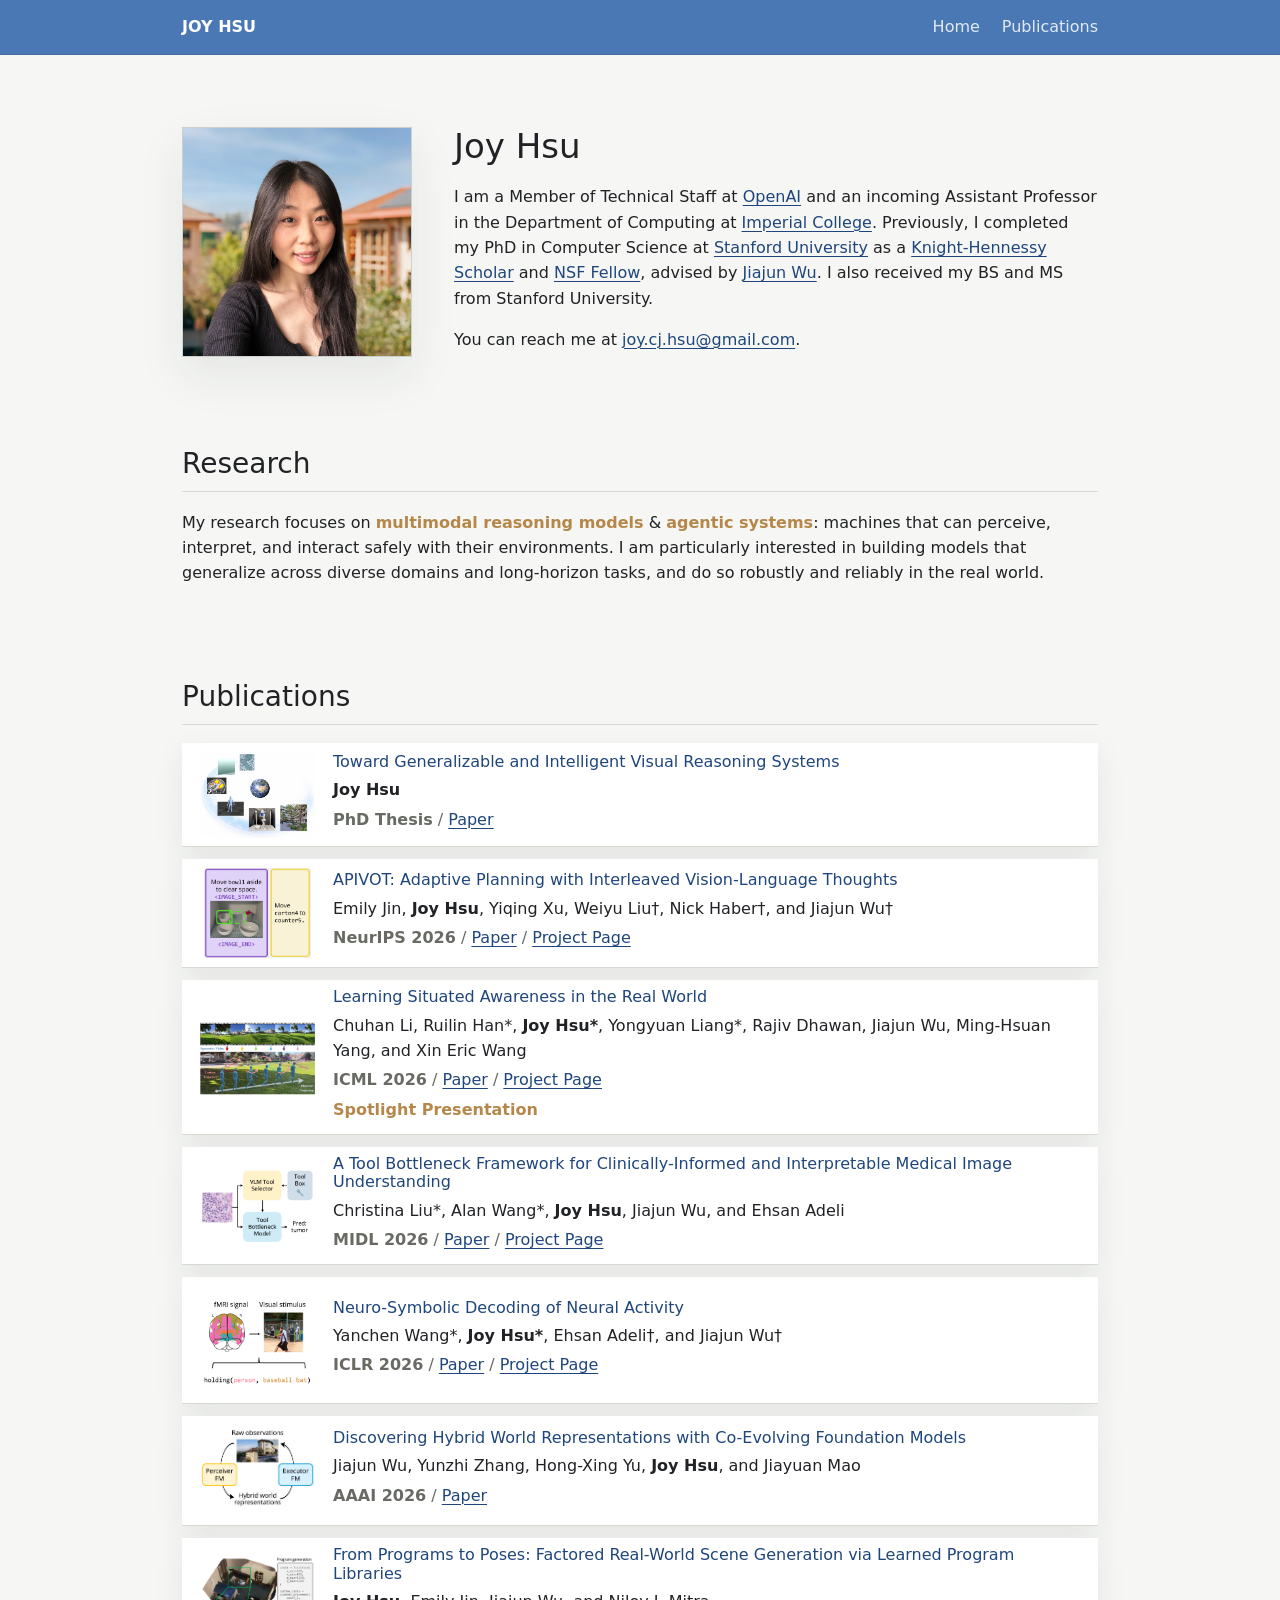
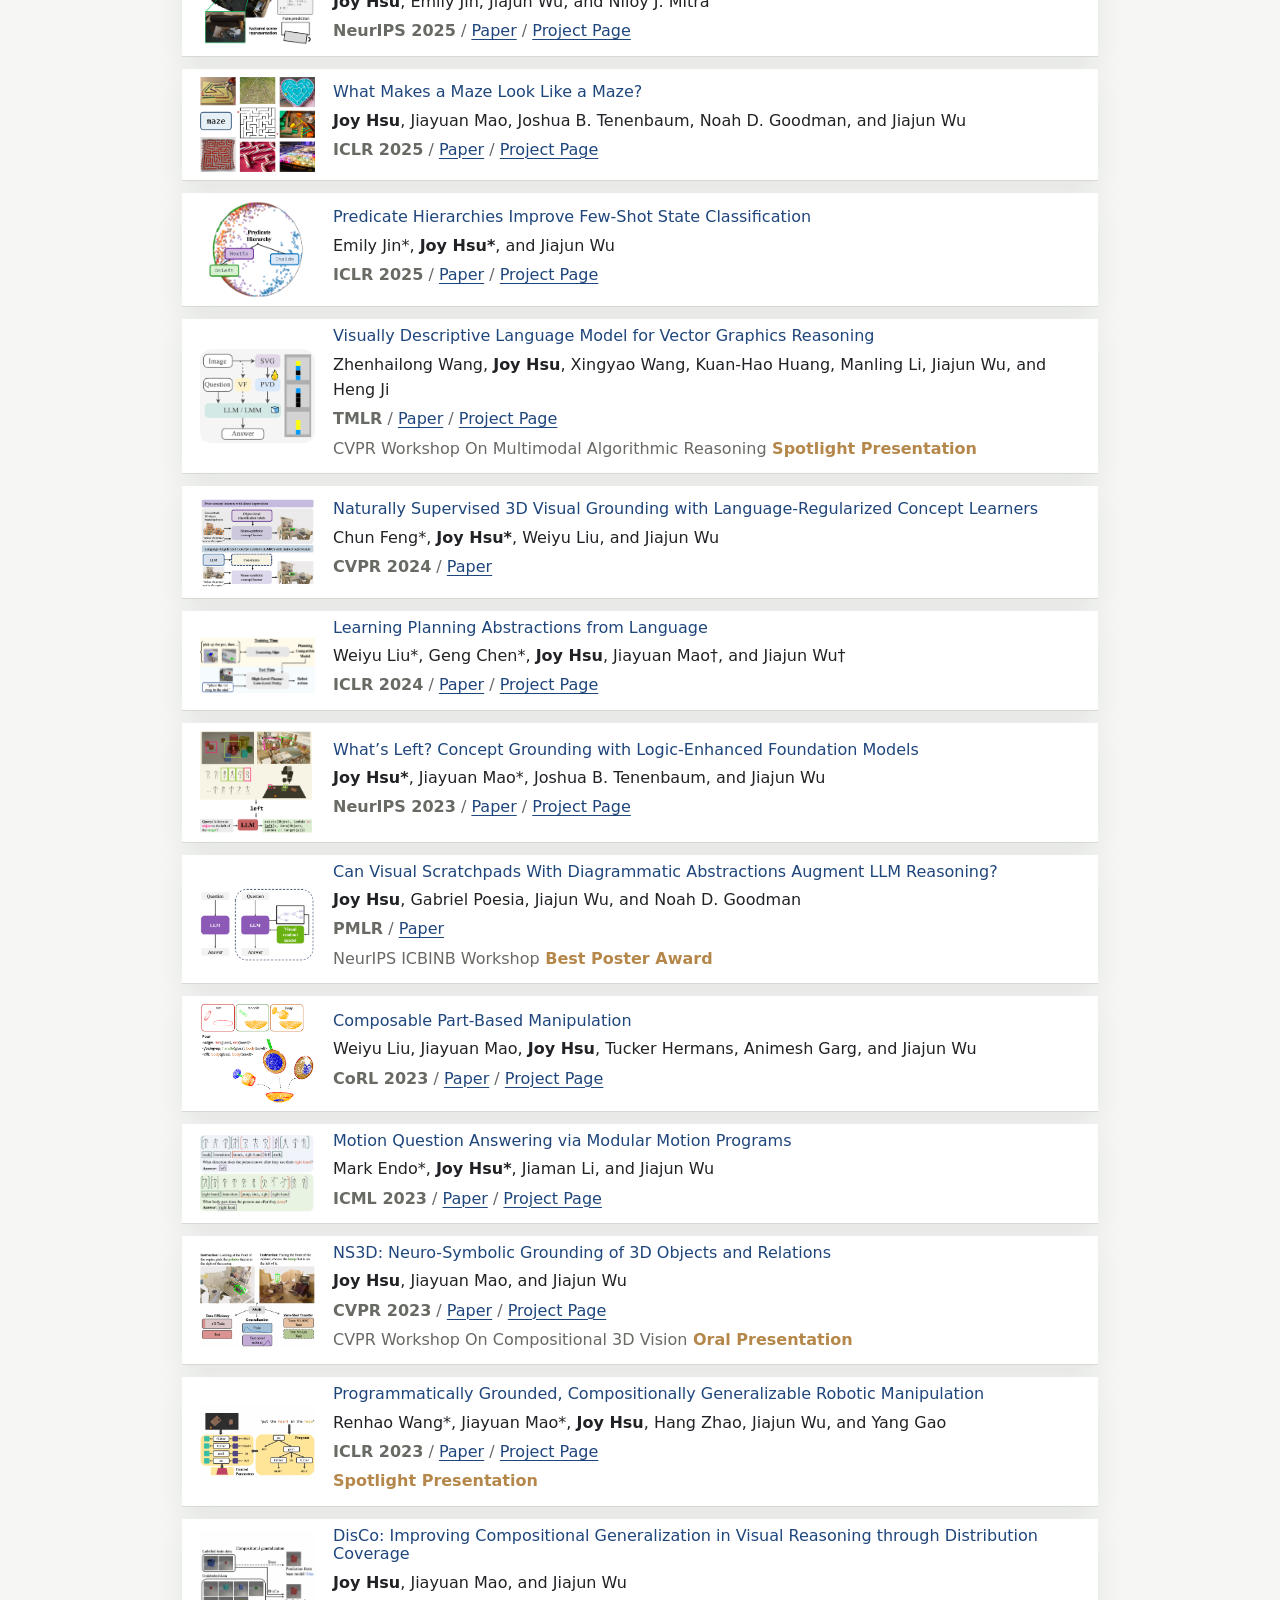
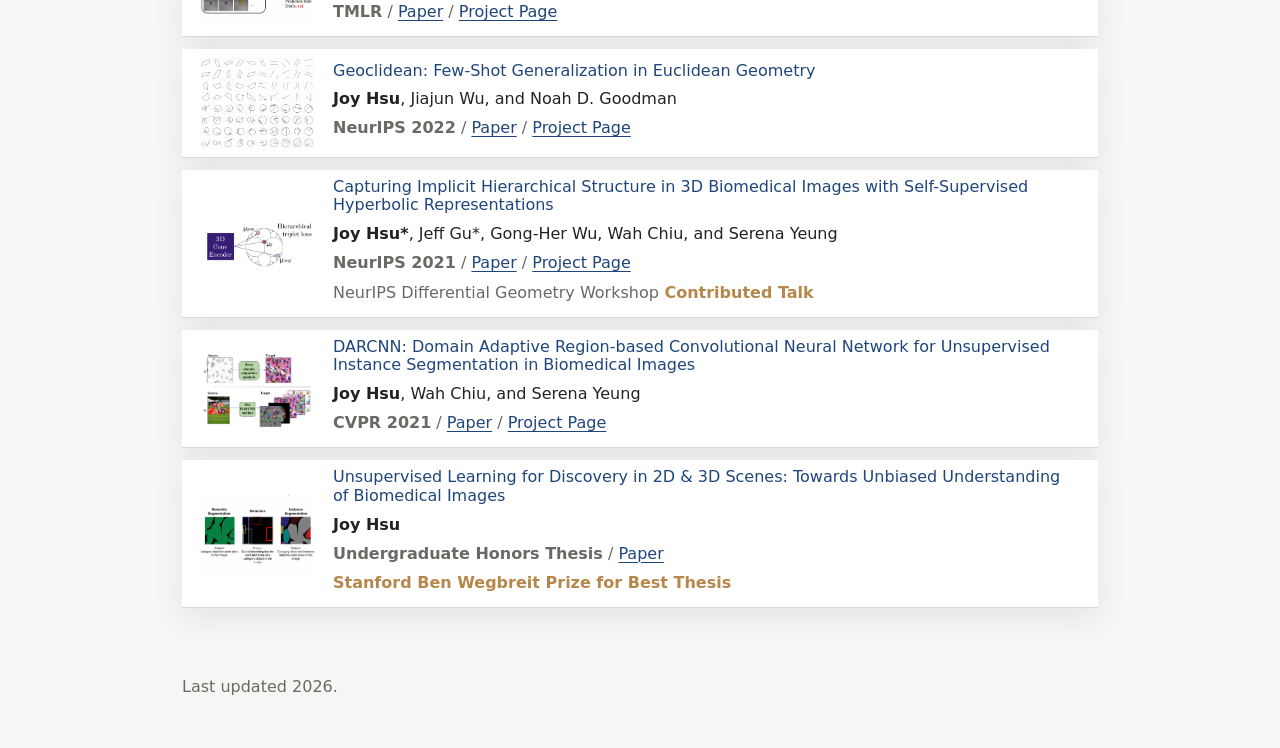
<file: index.html>
<!doctype html>
<html lang="en">
  <head>
    <meta charset="utf-8" />
    <meta name="viewport" content="width=device-width, initial-scale=1" />
    <title>Joy Hsu</title>
    <meta
      name="description"
      content="Academic website skeleton for Joy Hsu."
    />
    <!-- Google tag (gtag.js) -->
    <script async src="https://www.googletagmanager.com/gtag/js?id=G-S81GR118Z1"></script>
    <script>
      window.dataLayer = window.dataLayer || [];
      function gtag() {
        dataLayer.push(arguments);
      }
      gtag("js", new Date());
      gtag("config", "G-S81GR118Z1");
    </script>
    <link rel="stylesheet" href="styles.css" />
  </head>
  <body>
    <header class="site-header">
      <div class="header-inner">
        <a class="wordmark" href="#home">Joy Hsu</a>
        <nav class="nav" aria-label="Primary navigation">
          <a href="#home">Home</a>
          <a href="#publications">Publications</a>
        </nav>
      </div>
    </header>

    <main>
      <section id="home" class="section home-grid">
        <img class="portrait" src="assets/img/profile.jpg" alt="Joy Hsu" />

        <div class="intro">
          <h1>Joy Hsu</h1>
          <p>
            I am a Member of Technical Staff at
            <a href="https://openai.com/" target="_blank" rel="noopener noreferrer">OpenAI</a>
            and an incoming
            Assistant Professor in the Department of Computing at
            <a href="https://www.imperial.ac.uk/computing/" target="_blank" rel="noopener noreferrer">Imperial College</a>.
            Previously, I completed my PhD in Computer Science at
            <a href="https://www.cs.stanford.edu/" target="_blank" rel="noopener noreferrer">Stanford University</a>
            as a
            <a href="https://knight-hennessy.stanford.edu/" target="_blank" rel="noopener noreferrer">Knight-Hennessy Scholar</a>
            and
            <a href="https://www.nsfgrfp.org/" target="_blank" rel="noopener noreferrer">NSF Fellow</a>,
            advised by
            <a href="https://jiajunwu.com/" target="_blank" rel="noopener noreferrer">Jiajun Wu</a>.
            I also received my BS and MS from Stanford University.
          </p>
          <p>
            You can reach me at
            <a href="mailto:joy.cj.hsu@gmail.com">joy.cj.hsu@gmail.com</a>.
          </p>
        </div>
      </section>

      <section class="section text-section" aria-labelledby="research-heading">
        <h2 id="research-heading">Research</h2>
        <p>
          My research focuses on
          <span class="highlight">multimodal reasoning models</span> &amp;
          <span class="highlight">agentic systems</span>:
          machines that can perceive, interpret, and interact safely with their
          environments. I am particularly interested in building models that
          generalize across diverse domains and long-horizon tasks, and do so
          robustly and reliably in the real world.
        </p>
      </section>

      <section id="publications" class="section publications" aria-labelledby="publications-heading">
        <div class="section-heading">
          <h2 id="publications-heading">Publications</h2>
          <!-- Remove `hidden` to restore the publication view controls. -->
          <p class="publication-filters" hidden>
            <button class="filter" type="button" data-mode="selected">
              show selected
            </button>
            <span>/</span>
            <button class="filter is-active" type="button" data-mode="all">
              show all
            </button>
            <span>/</span>
            <button class="filter" type="button" data-mode="topic">
              by topic
            </button>
          </p>
        </div>

        <div class="topic-controls" aria-label="Publication topics">
          <button class="topic is-active" type="button" data-topic="hybrid">Hybrid Models</button>
          <button class="topic" type="button" data-topic="perception">Multimodal Perception</button>
          <button class="topic" type="button" data-topic="generalizable">Generalizable Visual Reasoning</button>
          <button class="topic" type="button" data-topic="embodied">Embodied AI</button>
        </div>

        <div class="pub-list" aria-live="polite">
          <article class="pub" data-selected="false" data-year="2026" data-topic="generalizable">
            <img class="thumb pub-image" src="assets/img/publications/2026_phd_thesis.png" alt="PhD thesis thumbnail" />
            <div class="pub-body">
              <h3><span class="pub-title">Toward Generalizable and Intelligent Visual Reasoning Systems</span></h3>
              <p class="authors"><strong>Joy Hsu</strong></p>
              <p class="venue"><strong>PhD Thesis</strong> / <a href="https://stacks.stanford.edu/file/yq194dx1901/JoyHsu_Dissertation-augmented.pdf" target="_blank" rel="noopener noreferrer">Paper</a></p>
            </div>
          </article>

          <article class="pub" data-selected="false" data-year="2026" data-topic="hybrid">
            <img class="thumb pub-image" src="assets/img/publications/2026_apivot.png" alt="APIVOT paper thumbnail" />
            <div class="pub-body">
              <h3><span class="pub-title">APIVOT: Adaptive Planning with Interleaved Vision-Language Thoughts</span></h3>
              <p class="authors">Emily Jin, <strong>Joy Hsu</strong>, Yiqing Xu, Weiyu Liu&dagger;, Nick Haber&dagger;, and Jiajun Wu&dagger;</p>
              <p class="venue"><strong>NeurIPS 2026</strong> / <a href="https://arxiv.org/abs/2607.08024" target="_blank" rel="noopener noreferrer">Paper</a> / <a href="https://emilyzjin.github.io/projects/apivot.html" target="_blank" rel="noopener noreferrer">Project Page</a></p>
            </div>
          </article>

          <article class="pub" data-selected="false" data-year="2026" data-topic="perception">
            <img class="thumb pub-image" src="assets/img/publications/2026_saw.png" alt="Learning Situated Awareness paper thumbnail" />
            <div class="pub-body">
              <h3><span class="pub-title">Learning Situated Awareness in the Real World</span></h3>
              <p class="authors">Chuhan Li, Ruilin Han*, <strong>Joy Hsu*</strong>, Yongyuan Liang*, Rajiv Dhawan, Jiajun Wu, Ming-Hsuan Yang, and Xin Eric Wang</p>
              <p class="venue"><strong>ICML 2026</strong> / <a href="https://arxiv.org/abs/2602.16682" target="_blank" rel="noopener noreferrer">Paper</a> / <a href="https://sawbench.github.io/" target="_blank" rel="noopener noreferrer">Project Page</a></p>
              <p class="note">Spotlight Presentation</p>
            </div>
          </article>

          <article class="pub" data-selected="false" data-year="2026" data-topic="perception">
            <img class="thumb pub-image" src="assets/img/publications/2026_tbm.png" alt="Tool Bottleneck paper thumbnail" />
            <div class="pub-body">
              <h3><span class="pub-title">A Tool Bottleneck Framework for Clinically-Informed and Interpretable Medical Image Understanding</span></h3>
              <p class="authors">Christina Liu*, Alan Wang*, <strong>Joy Hsu</strong>, Jiajun Wu, and Ehsan Adeli</p>
              <p class="venue"><strong>MIDL 2026</strong> / <a href="https://arxiv.org/abs/2512.21414" target="_blank" rel="noopener noreferrer">Paper</a> / <a href="https://christinaliu2020.github.io/tbm/" target="_blank" rel="noopener noreferrer">Project Page</a></p>
            </div>
          </article>

          <article class="pub" data-selected="false" data-year="2026" data-topic="perception">
            <img class="thumb pub-image" src="assets/img/publications/2026_neurona.png" alt="Neuro-Symbolic Decoding of Neural Activity paper thumbnail" />
            <div class="pub-body">
              <h3><span class="pub-title">Neuro-Symbolic Decoding of Neural Activity</span></h3>
              <p class="authors">Yanchen Wang*, <strong>Joy Hsu*</strong>, Ehsan Adeli&dagger;, and Jiajun Wu&dagger;</p>
              <p class="venue"><strong>ICLR 2026</strong> / <a href="https://arxiv.org/abs/2603.03343" target="_blank" rel="noopener noreferrer">Paper</a> / <a href="https://ppwangyc.github.io/projects/neurona/" target="_blank" rel="noopener noreferrer">Project Page</a></p>
            </div>
          </article>

          <article class="pub" data-selected="true" data-year="2026" data-topic="hybrid">
            <img class="thumb pub-image" src="assets/img/publications/2026_hwr.png" alt="Hybrid world representations paper thumbnail" />
            <div class="pub-body">
              <h3><span class="pub-title">Discovering Hybrid World Representations with Co-Evolving Foundation Models</span></h3>
              <p class="authors">Jiajun Wu, Yunzhi Zhang, Hong-Xing Yu, <strong>Joy Hsu</strong>, and Jiayuan Mao</p>
              <p class="venue"><strong>AAAI 2026</strong> / <a href="https://jiajunwu.com/papers/hybridworldrep_aaaieta.pdf" target="_blank" rel="noopener noreferrer">Paper</a></p>
            </div>
          </article>

          <article class="pub" data-selected="false" data-year="2025" data-topic="hybrid">
            <img class="thumb pub-image" src="assets/img/publications/2025_fs.png" alt="Factored real-world scene generation paper thumbnail" />
            <div class="pub-body">
              <h3><span class="pub-title">From Programs to Poses: Factored Real-World Scene Generation via Learned Program Libraries</span></h3>
              <p class="authors"><strong>Joy Hsu</strong>, Emily Jin, Jiajun Wu, and Niloy J. Mitra</p>
              <p class="venue"><strong>NeurIPS 2025</strong> / <a href="https://arxiv.org/abs/2510.10292" target="_blank" rel="noopener noreferrer">Paper</a> / <a href="projects/2025_fs.html" target="_blank" rel="noopener noreferrer">Project Page</a></p>
            </div>
          </article>

          <article class="pub" data-selected="true" data-year="2025" data-topic="generalizable">
            <img class="thumb pub-image" src="assets/img/publications/2025_maze.png" alt="Maze abstractions paper thumbnail" />
            <div class="pub-body">
              <h3><span class="pub-title">What Makes a Maze Look Like a Maze?</span></h3>
              <p class="authors"><strong>Joy Hsu</strong>, Jiayuan Mao, Joshua B. Tenenbaum, Noah D. Goodman, and Jiajun Wu</p>
              <p class="venue"><strong>ICLR 2025</strong> / <a href="https://arxiv.org/abs/2409.08202" target="_blank" rel="noopener noreferrer">Paper</a> / <a href="projects/2025_maze.html" target="_blank" rel="noopener noreferrer">Project Page</a></p>
            </div>
          </article>

          <article class="pub" data-selected="false" data-year="2025" data-topic="generalizable">
            <img class="thumb pub-image" src="assets/img/publications/2025_phier.png" alt="Predicate Hierarchies paper thumbnail" />
            <div class="pub-body">
              <h3><span class="pub-title">Predicate Hierarchies Improve Few-Shot State Classification</span></h3>
              <p class="authors">Emily Jin*, <strong>Joy Hsu*</strong>, and Jiajun Wu</p>
              <p class="venue"><strong>ICLR 2025</strong> / <a href="https://arxiv.org/abs/2502.12481" target="_blank" rel="noopener noreferrer">Paper</a> / <a href="https://emilyzjin.github.io/projects/phier.html" target="_blank" rel="noopener noreferrer">Project Page</a></p>
            </div>
          </article>

          <article class="pub" data-selected="false" data-year="2025" data-topic="hybrid">
            <img class="thumb pub-image" src="assets/img/publications/2025_vdlm.png" alt="VDLM paper thumbnail" />
            <div class="pub-body">
              <h3><span class="pub-title">Visually Descriptive Language Model for Vector Graphics Reasoning</span></h3>
              <p class="authors">Zhenhailong Wang, <strong>Joy Hsu</strong>, Xingyao Wang, Kuan-Hao Huang, Manling Li, Jiajun Wu, and Heng Ji</p>
              <p class="venue"><strong>TMLR</strong> / <a href="https://arxiv.org/abs/2404.06479" target="_blank" rel="noopener noreferrer">Paper</a> / <a href="https://mikewangwzhl.github.io/VDLM/" target="_blank" rel="noopener noreferrer">Project Page</a></p>
              <p class="note"><span class="note-context">CVPR Workshop On Multimodal Algorithmic Reasoning</span> <span>Spotlight Presentation</span></p>
            </div>
          </article>

          <article class="pub" data-selected="false" data-year="2024" data-topic="hybrid">
            <img class="thumb pub-image" src="assets/img/publications/2024_larc.png" alt="LARC paper thumbnail" />
            <div class="pub-body">
              <h3><span class="pub-title">Naturally Supervised 3D Visual Grounding with Language-Regularized Concept Learners</span></h3>
              <p class="authors">Chun Feng*, <strong>Joy Hsu*</strong>, Weiyu Liu, and Jiajun Wu</p>
              <p class="venue"><strong>CVPR 2024</strong> / <a href="https://arxiv.org/abs/2404.19696" target="_blank" rel="noopener noreferrer">Paper</a></p>
            </div>
          </article>

          <article class="pub" data-selected="false" data-year="2024" data-topic="embodied">
            <img class="thumb pub-image" src="assets/img/publications/2024_parl.png" alt="Learning Planning Abstractions from Language paper thumbnail" />
            <div class="pub-body">
              <h3><span class="pub-title">Learning Planning Abstractions from Language</span></h3>
              <p class="authors">Weiyu Liu*, Geng Chen*, <strong>Joy Hsu</strong>, Jiayuan Mao&dagger;, and Jiajun Wu&dagger;</p>
              <p class="venue"><strong>ICLR 2024</strong> / <a href="https://arxiv.org/abs/2405.03864" target="_blank" rel="noopener noreferrer">Paper</a> / <a href="https://parl2024.github.io/" target="_blank" rel="noopener noreferrer">Project Page</a></p>
            </div>
          </article>

          <article class="pub" data-selected="true" data-year="2023" data-topic="hybrid">
            <img class="thumb pub-image" src="assets/img/publications/2023_left.png" alt="What's Left paper thumbnail" />
            <div class="pub-body">
              <h3><span class="pub-title">What&rsquo;s Left? Concept Grounding with Logic-Enhanced Foundation Models</span></h3>
              <p class="authors"><strong>Joy Hsu*</strong>, Jiayuan Mao*, Joshua B. Tenenbaum, and Jiajun Wu</p>
              <p class="venue"><strong>NeurIPS 2023</strong> / <a href="https://arxiv.org/abs/2310.16035" target="_blank" rel="noopener noreferrer">Paper</a> / <a href="projects/2023_left.html" target="_blank" rel="noopener noreferrer">Project Page</a></p>
            </div>
          </article>

          <article class="pub" data-selected="false" data-year="2023" data-topic="generalizable">
            <img class="thumb pub-image" src="assets/img/publications/2023_scratchpad.png" alt="Visual Scratchpads paper thumbnail" />
            <div class="pub-body">
              <h3><span class="pub-title">Can Visual Scratchpads With Diagrammatic Abstractions Augment LLM Reasoning?</span></h3>
              <p class="authors"><strong>Joy Hsu</strong>, Gabriel Poesia, Jiajun Wu, and Noah D. Goodman</p>
              <p class="venue"><strong>PMLR</strong> / <a href="https://proceedings.mlr.press/v239/hsu23a/hsu23a.pdf" target="_blank" rel="noopener noreferrer">Paper</a></p>
              <p class="note"><span class="note-context">NeurIPS ICBINB Workshop</span> <span>Best Poster Award</span></p>
            </div>
          </article>

          <article class="pub" data-selected="false" data-year="2023" data-topic="embodied">
            <img class="thumb pub-image" src="assets/img/publications/2023_cpm.png" alt="Composable Part-Based Manipulation paper thumbnail" />
            <div class="pub-body">
              <h3><span class="pub-title">Composable Part-Based Manipulation</span></h3>
              <p class="authors">Weiyu Liu, Jiayuan Mao, <strong>Joy Hsu</strong>, Tucker Hermans, Animesh Garg, and Jiajun Wu</p>
              <p class="venue"><strong>CoRL 2023</strong> / <a href="https://arxiv.org/abs/2405.05876" target="_blank" rel="noopener noreferrer">Paper</a> / <a href="https://cpmcorl2023.github.io/" target="_blank" rel="noopener noreferrer">Project Page</a></p>
            </div>
          </article>

          <article class="pub" data-selected="true" data-year="2023" data-topic="hybrid">
            <img class="thumb pub-image" src="assets/img/publications/2023_nspose.png" alt="Motion Question Answering paper thumbnail" />
            <div class="pub-body">
              <h3><span class="pub-title">Motion Question Answering via Modular Motion Programs</span></h3>
              <p class="authors">Mark Endo*, <strong>Joy Hsu*</strong>, Jiaman Li, and Jiajun Wu</p>
              <p class="venue"><strong>ICML 2023</strong> / <a href="https://arxiv.org/abs/2305.08953" target="_blank" rel="noopener noreferrer">Paper</a> / <a href="https://web.stanford.edu/~markendo/projects/human_motion_qa" target="_blank" rel="noopener noreferrer">Project Page</a></p>
            </div>
          </article>

          <article class="pub" data-selected="true" data-year="2023" data-topic="hybrid">
            <img class="thumb pub-image" src="assets/img/publications/2023_ns3d.png" alt="NS3D paper thumbnail" />
            <div class="pub-body">
              <h3><span class="pub-title">NS3D: Neuro-Symbolic Grounding of 3D Objects and Relations</span></h3>
              <p class="authors"><strong>Joy Hsu</strong>, Jiayuan Mao, and Jiajun Wu</p>
              <p class="venue"><strong>CVPR 2023</strong> / <a href="https://arxiv.org/abs/2303.13483" target="_blank" rel="noopener noreferrer">Paper</a> / <a href="projects/2023_ns3d.html" target="_blank" rel="noopener noreferrer">Project Page</a></p>
              <p class="note"><span class="note-context">CVPR Workshop On Compositional 3D Vision</span> <span>Oral Presentation</span></p>
            </div>
          </article>

          <article class="pub" data-selected="false" data-year="2023" data-topic="embodied">
            <img class="thumb pub-image" src="assets/img/publications/2023_progport.png" alt="ProgramPort paper thumbnail" />
            <div class="pub-body">
              <h3><span class="pub-title">Programmatically Grounded, Compositionally Generalizable Robotic Manipulation</span></h3>
              <p class="authors">Renhao Wang*, Jiayuan Mao*, <strong>Joy Hsu</strong>, Hang Zhao, Jiajun Wu, and Yang Gao</p>
              <p class="venue"><strong>ICLR 2023</strong> / <a href="https://arxiv.org/abs/2304.13826" target="_blank" rel="noopener noreferrer">Paper</a> / <a href="https://progport.github.io/" target="_blank" rel="noopener noreferrer">Project Page</a></p>
              <p class="note">Spotlight Presentation</p>
            </div>
          </article>

          <article class="pub" data-selected="false" data-year="2022" data-topic="generalizable">
            <img class="thumb pub-image" src="assets/img/publications/2022_disco.png" alt="DisCo paper thumbnail" />
            <div class="pub-body">
              <h3><span class="pub-title">DisCo: Improving Compositional Generalization in Visual Reasoning through Distribution Coverage</span></h3>
              <p class="authors"><strong>Joy Hsu</strong>, Jiayuan Mao, and Jiajun Wu</p>
              <p class="venue"><strong>TMLR</strong> / <a href="https://openreview.net/pdf?id=EgHnKOLaKW" target="_blank" rel="noopener noreferrer">Paper</a> / <a href="projects/2022_disco.html" target="_blank" rel="noopener noreferrer">Project Page</a></p>
            </div>
          </article>

          <article class="pub" data-selected="false" data-year="2022" data-topic="generalizable">
            <img class="thumb pub-image" src="assets/img/publications/2022_geoclidean.png" alt="Geoclidean paper thumbnail" />
            <div class="pub-body">
              <h3><span class="pub-title">Geoclidean: Few-Shot Generalization in Euclidean Geometry</span></h3>
              <p class="authors"><strong>Joy Hsu</strong>, Jiajun Wu, and Noah D. Goodman</p>
              <p class="venue"><strong>NeurIPS 2022</strong> / <a href="https://arxiv.org/abs/2211.16663" target="_blank" rel="noopener noreferrer">Paper</a> / <a href="projects/2022_geoclidean.html" target="_blank" rel="noopener noreferrer">Project Page</a></p>
            </div>
          </article>

          <article class="pub" data-selected="false" data-year="2021" data-topic="perception">
            <img class="thumb pub-image" src="assets/img/publications/2021_hyperbolic.png" alt="Hyperbolic representations paper thumbnail" />
            <div class="pub-body">
              <h3><span class="pub-title">Capturing Implicit Hierarchical Structure in 3D Biomedical Images with Self-Supervised Hyperbolic Representations</span></h3>
              <p class="authors"><strong>Joy Hsu*</strong>, Jeff Gu*, Gong-Her Wu, Wah Chiu, and Serena Yeung</p>
              <p class="venue"><strong>NeurIPS 2021</strong> / <a href="https://arxiv.org/abs/2012.01644" target="_blank" rel="noopener noreferrer">Paper</a> / <a href="projects/2021_hyperbolic.html" target="_blank" rel="noopener noreferrer">Project Page</a></p>
              <p class="note"><span class="note-context">NeurIPS Differential Geometry Workshop</span> <span>Contributed Talk</span></p>
            </div>
          </article>

          <article class="pub" data-selected="false" data-year="2021" data-topic="perception">
            <img class="thumb pub-image" src="assets/img/publications/2021_darcnn.png" alt="DARCNN paper thumbnail" />
            <div class="pub-body">
              <h3><span class="pub-title">DARCNN: Domain Adaptive Region-based Convolutional Neural Network for Unsupervised Instance Segmentation in Biomedical Images</span></h3>
              <p class="authors"><strong>Joy Hsu</strong>, Wah Chiu, and Serena Yeung</p>
              <p class="venue"><strong>CVPR 2021</strong> / <a href="https://arxiv.org/abs/2104.01325" target="_blank" rel="noopener noreferrer">Paper</a> / <a href="projects/2021_darcnn.html" target="_blank" rel="noopener noreferrer">Project Page</a></p>
            </div>
          </article>

          <article class="pub" data-selected="false" data-year="2021" data-topic="thesis">
            <img class="thumb pub-image" src="assets/img/publications/2021_thesis.png" alt="Stanford CS Honors Thesis thumbnail" />
            <div class="pub-body">
              <h3><span class="pub-title">Unsupervised Learning for Discovery in 2D &amp; 3D Scenes: Towards Unbiased Understanding of Biomedical Images</span></h3>
              <p class="authors"><strong>Joy Hsu</strong></p>
              <p class="venue"><strong>Undergraduate Honors Thesis</strong> / <a href="https://purl.stanford.edu/nv775dt3762" target="_blank" rel="noopener noreferrer">Paper</a></p>
              <p class="note">Stanford Ben Wegbreit Prize for Best Thesis</p>
            </div>
          </article>
        </div>
      </section>
    </main>

    <footer class="footer">
      <p>Last updated 2026.</p>
    </footer>

    <script src="script.js?v=20260517"></script>
  </body>
</html>
</file>
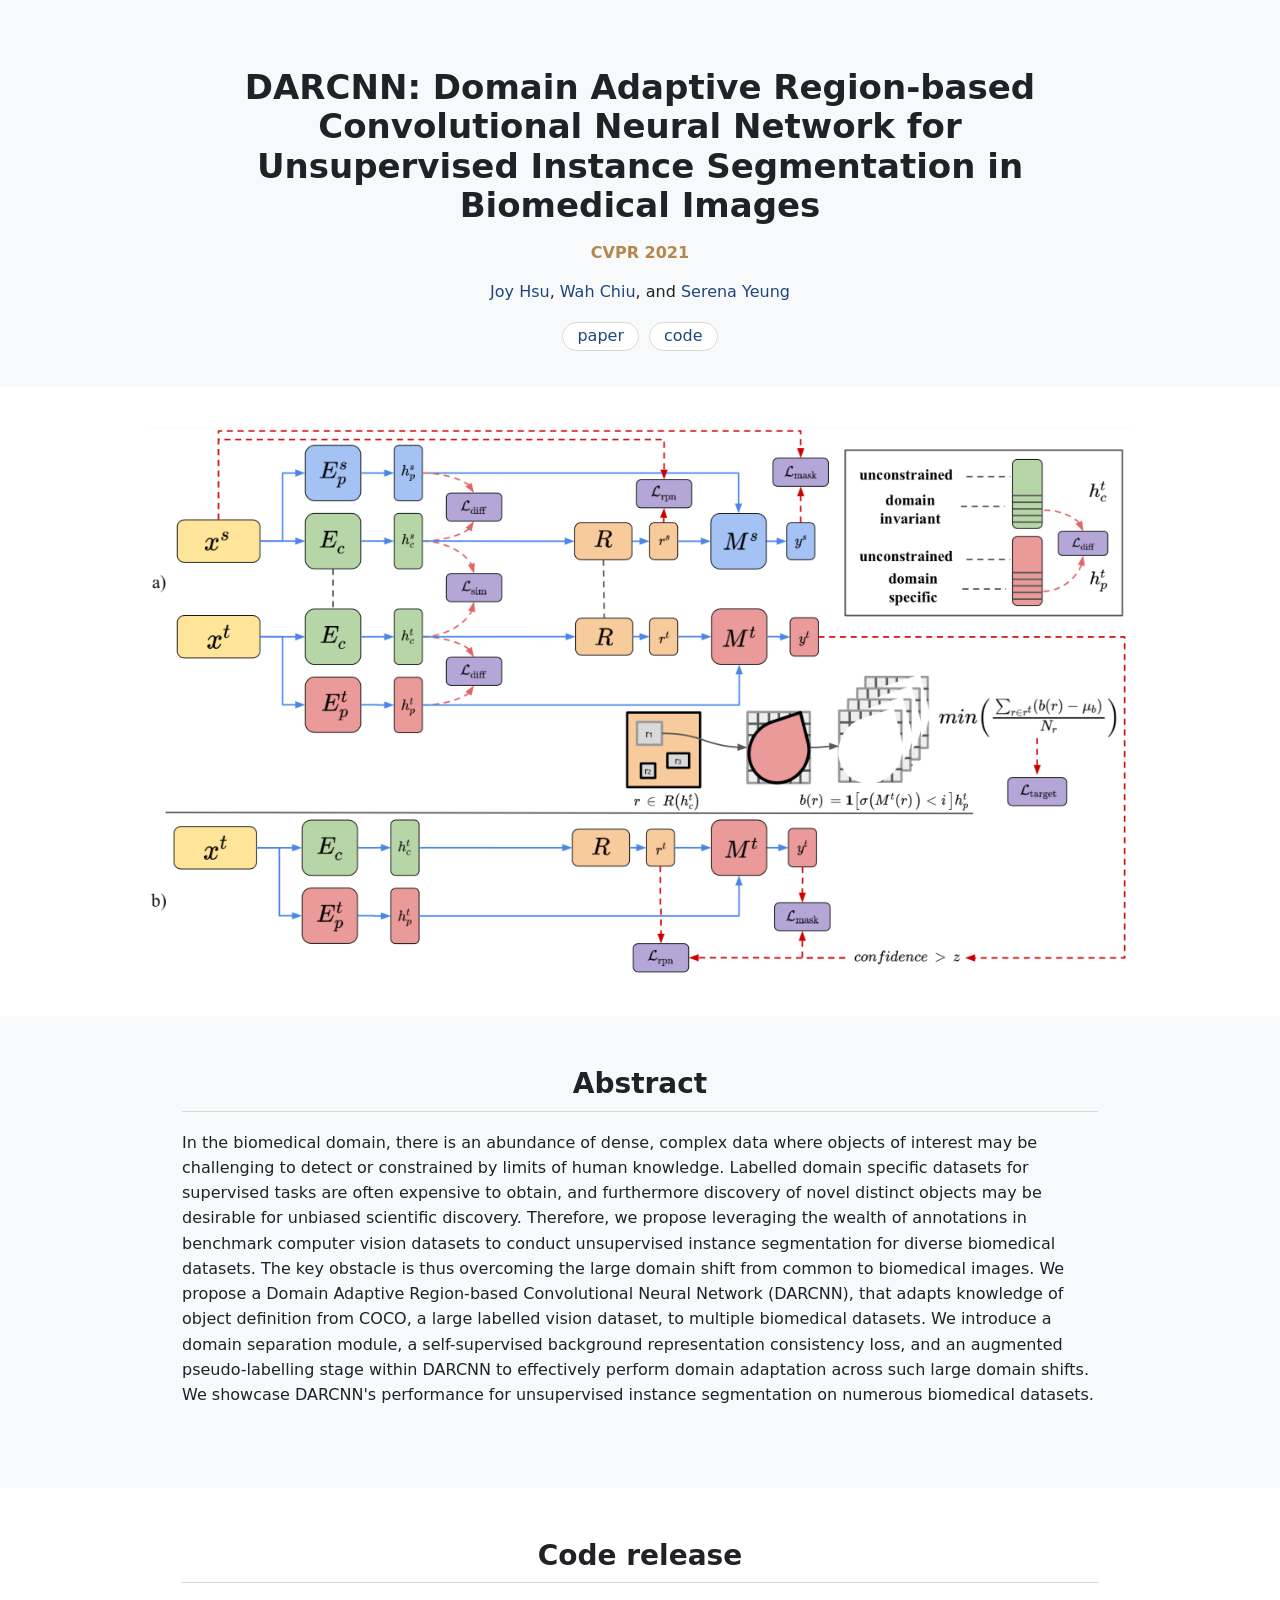
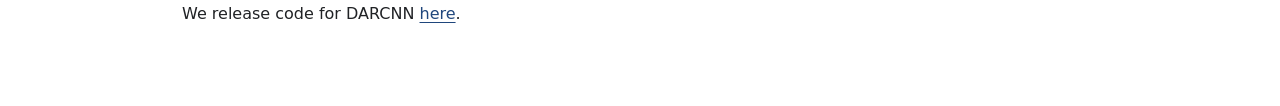
<file: projects/2021_darcnn.html>
<!doctype html>
<html lang="en">
  <head>
    <meta charset="utf-8" />
    <meta name="viewport" content="width=device-width, initial-scale=1" />
    <title>DARCNN</title>
    <meta name="description" content="DARCNN: Domain Adaptive Region-based Convolutional Neural Network for Unsupervised Instance Segmentation in Biomedical Images." />
    <!-- Google tag (gtag.js) -->
    <script async src="https://www.googletagmanager.com/gtag/js?id=G-S81GR118Z1"></script>
    <script>
      window.dataLayer = window.dataLayer || [];
      function gtag(){dataLayer.push(arguments);}
      gtag('js', new Date());
      gtag('config', 'G-S81GR118Z1');
    </script>
    <link rel="stylesheet" href="../styles.css" />
    <link rel="stylesheet" href="project.css" />
  </head>
  <body>
    <main class="project-main">
      <section class="section project-hero">
        <h1>DARCNN: Domain Adaptive Region-based Convolutional Neural Network for Unsupervised Instance Segmentation in Biomedical Images</h1>
        <p class="project-venue">CVPR 2021</p>
        <p class="project-authors">
          <a href="https://joycjhsu.github.io/" target="_blank" rel="noopener noreferrer">Joy Hsu</a>,
          <a href="https://www.wahchiulab.org/" target="_blank" rel="noopener noreferrer">Wah Chiu</a>, and
          <a href="https://ai.stanford.edu/~syyeung/" target="_blank" rel="noopener noreferrer">Serena Yeung</a>
        </p>
        <div class="project-links" aria-label="Project resources">
          <a href="https://arxiv.org/abs/2104.01325" target="_blank" rel="noopener noreferrer">paper</a>
          <a href="https://github.com/joyhsu0504/darcnn" target="_blank" rel="noopener noreferrer">code</a>
        </div>
      </section>
      <div class="project-lead-band">
        <img class="project-media project-lead-media" src="../assets/img/2021_darcnn/systems.png" alt="Overview of the DARCNN framework" />
      </div>
      <section class="section project-section" aria-labelledby="abstract-heading">
        <div class="project-copy">
          <h2 id="abstract-heading">Abstract</h2>
          <p>In the biomedical domain, there is an abundance of dense, complex data where objects of interest may be challenging to detect or constrained by limits of human knowledge. Labelled domain specific datasets for supervised tasks are often expensive to obtain, and furthermore discovery of novel distinct objects may be desirable for unbiased scientific discovery. Therefore, we propose leveraging the wealth of annotations in benchmark computer vision datasets to conduct unsupervised instance segmentation for diverse biomedical datasets. The key obstacle is thus overcoming the large domain shift from common to biomedical images. We propose a Domain Adaptive Region-based Convolutional Neural Network (DARCNN), that adapts knowledge of object definition from COCO, a large labelled vision dataset, to multiple biomedical datasets. We introduce a domain separation module, a self-supervised background representation consistency loss, and an augmented pseudo-labelling stage within DARCNN to effectively perform domain adaptation across such large domain shifts. We showcase DARCNN's performance for unsupervised instance segmentation on numerous biomedical datasets.</p>
        </div>
      </section>
      <section class="section project-section project-section--paper" aria-labelledby="code-heading">
        <div class="project-copy">
          <h2 id="code-heading">Code release</h2>
          <p>We release code for DARCNN <a href="https://github.com/joyhsu0504/darcnn" target="_blank" rel="noopener noreferrer">here</a>.</p>
        </div>
      </section>
    </main>
  </body>
</html>
</file>
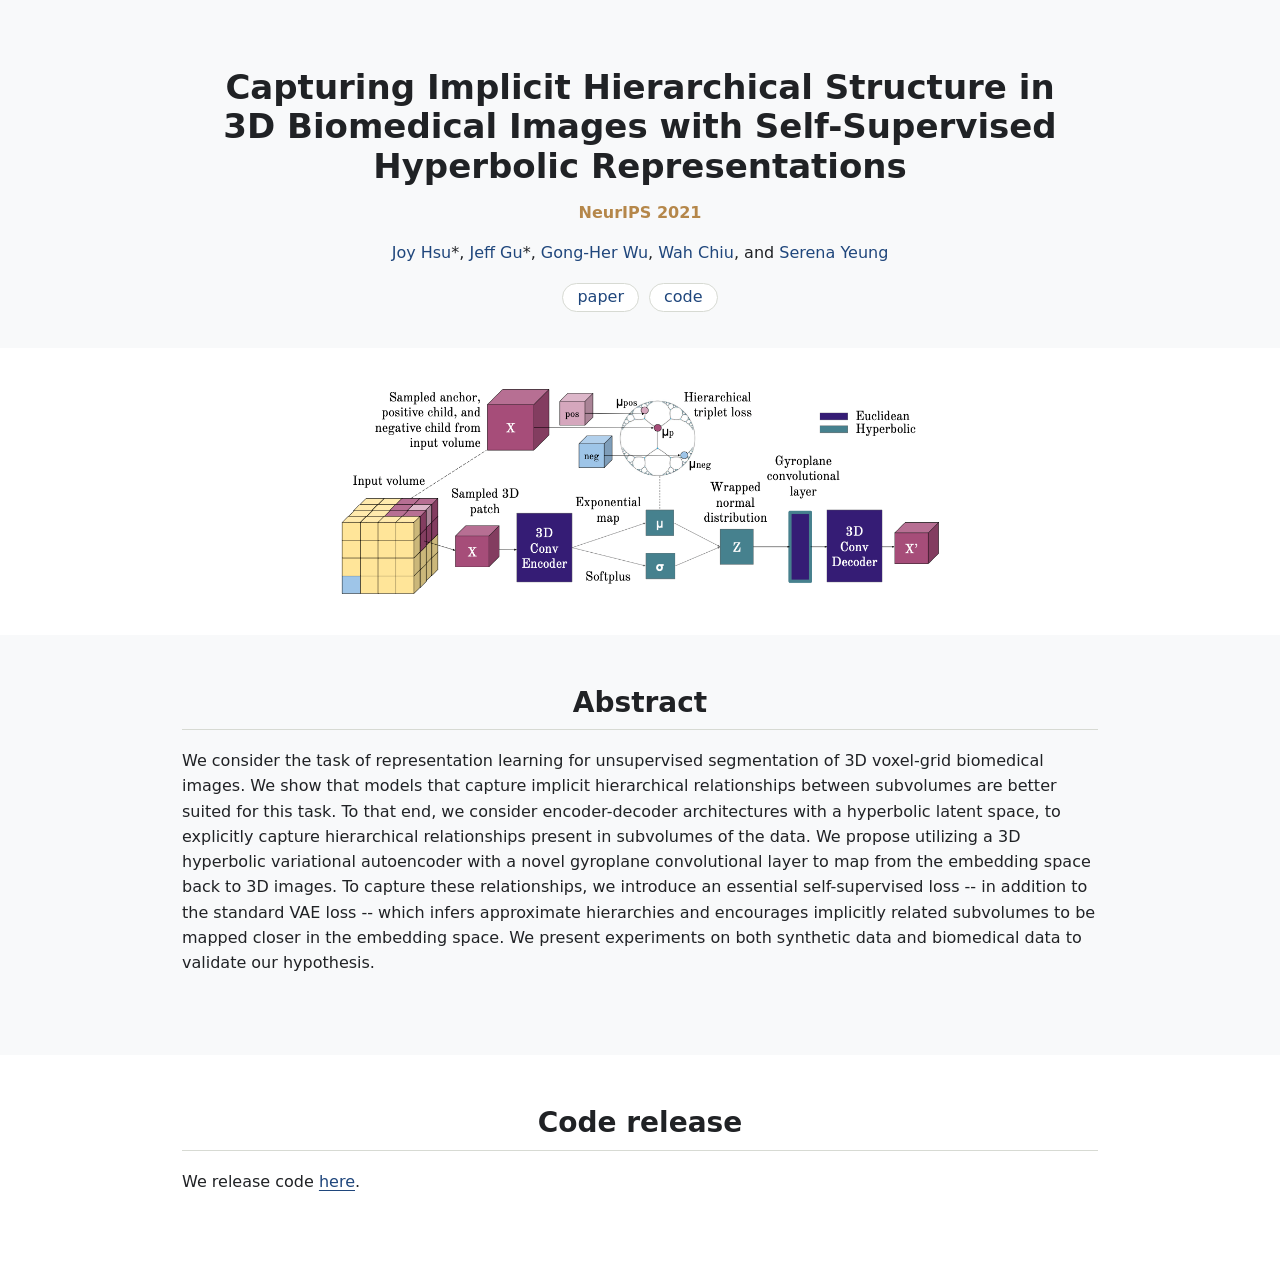
<file: projects/2021_hyperbolic.html>
<!doctype html>
<html lang="en">
  <head>
    <meta charset="utf-8" />
    <meta name="viewport" content="width=device-width, initial-scale=1" />
    <title>Capturing Implicit Hierarchical Structure</title>
    <meta name="description" content="Capturing Implicit Hierarchical Structure in 3D Biomedical Images with Self-Supervised Hyperbolic Representations." />
    <!-- Google tag (gtag.js) -->
    <script async src="https://www.googletagmanager.com/gtag/js?id=G-S81GR118Z1"></script>
    <script>
      window.dataLayer = window.dataLayer || [];
      function gtag(){dataLayer.push(arguments);}
      gtag('js', new Date());
      gtag('config', 'G-S81GR118Z1');
    </script>
    <link rel="stylesheet" href="../styles.css" />
    <link rel="stylesheet" href="project.css" />
  </head>
  <body>
    <main class="project-main">
      <section class="section project-hero">
        <h1>Capturing Implicit Hierarchical Structure in 3D Biomedical Images with Self-Supervised Hyperbolic Representations</h1>
        <p class="project-venue">NeurIPS 2021</p>
        <p class="project-authors">
          <a href="https://joycjhsu.github.io/" target="_blank" rel="noopener noreferrer">Joy Hsu</a>*,
          <a href="https://its-gucci.github.io/" target="_blank" rel="noopener noreferrer">Jeff Gu</a>*,
          <a href="https://scholar.google.com/citations?user=wWS-F6sAAAAJ&amp;hl=en" target="_blank" rel="noopener noreferrer">Gong-Her Wu</a>,
          <a href="https://www.wahchiulab.org/" target="_blank" rel="noopener noreferrer">Wah Chiu</a>, and
          <a href="https://ai.stanford.edu/~syyeung/" target="_blank" rel="noopener noreferrer">Serena Yeung</a>
        </p>
        <div class="project-links" aria-label="Project resources">
          <a href="https://arxiv.org/abs/2012.01644" target="_blank" rel="noopener noreferrer">paper</a>
          <a href="https://github.com/its-gucci/capturing-implicit-hierarchical-structure" target="_blank" rel="noopener noreferrer">code</a>
        </div>
      </section>
      <div class="project-lead-band">
        <img class="project-media project-lead-media project-lead-media--compact" src="../assets/img/2021_hyperbolic/systems.png" alt="Overview of the self-supervised hyperbolic representation method" />
      </div>
      <section class="section project-section" aria-labelledby="abstract-heading">
        <div class="project-copy">
          <h2 id="abstract-heading">Abstract</h2>
          <p>We consider the task of representation learning for unsupervised segmentation of 3D voxel-grid biomedical images. We show that models that capture implicit hierarchical relationships between subvolumes are better suited for this task. To that end, we consider encoder-decoder architectures with a hyperbolic latent space, to explicitly capture hierarchical relationships present in subvolumes of the data. We propose utilizing a 3D hyperbolic variational autoencoder with a novel gyroplane convolutional layer to map from the embedding space back to 3D images. To capture these relationships, we introduce an essential self-supervised loss -- in addition to the standard VAE loss -- which infers approximate hierarchies and encourages implicitly related subvolumes to be mapped closer in the embedding space. We present experiments on both synthetic data and biomedical data to validate our hypothesis.</p>
        </div>
      </section>
      <section class="section project-section project-section--paper" aria-labelledby="code-heading">
        <div class="project-copy">
          <h2 id="code-heading">Code release</h2>
          <p>We release code <a href="https://github.com/its-gucci/capturing-implicit-hierarchical-structure" target="_blank" rel="noopener noreferrer">here</a>.</p>
        </div>
      </section>
    </main>
  </body>
</html>
</file>
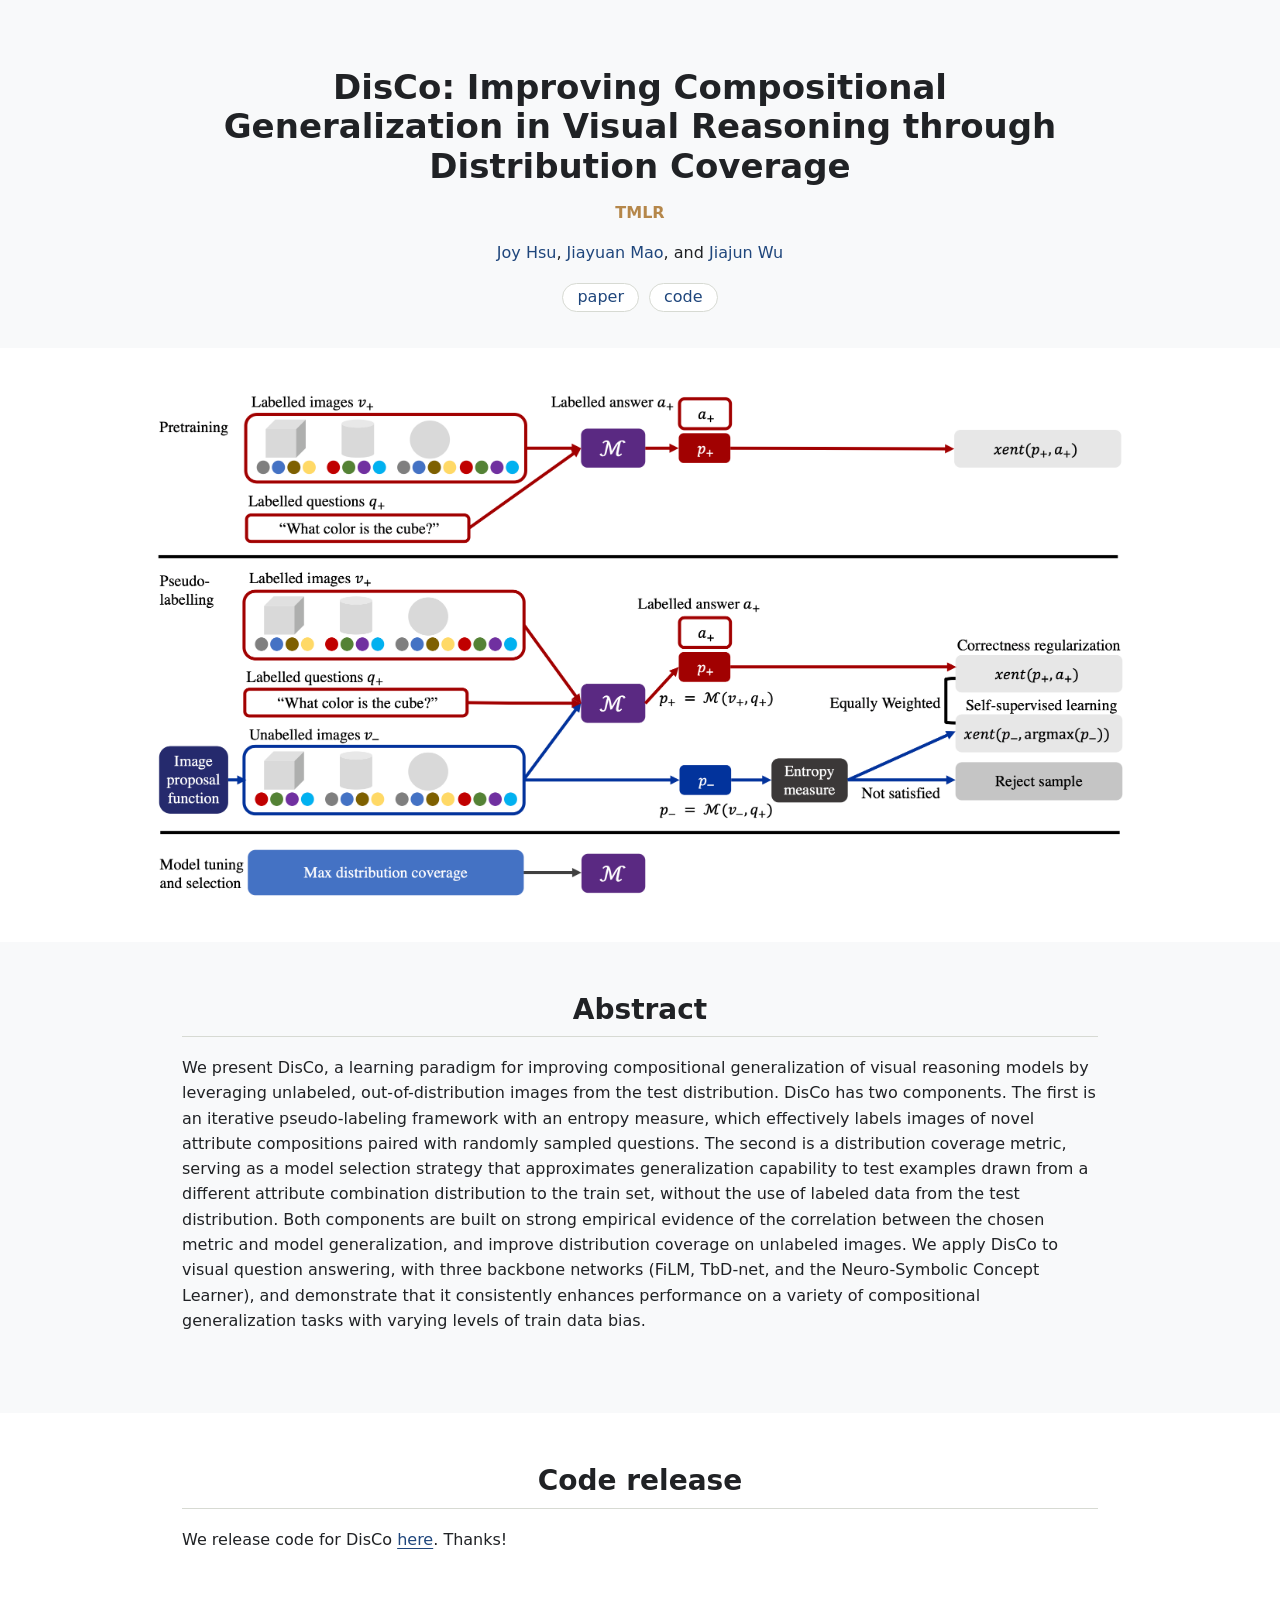
<file: projects/2022_disco.html>
<!doctype html>
<html lang="en">
  <head>
    <meta charset="utf-8" />
    <meta name="viewport" content="width=device-width, initial-scale=1" />
    <title>DisCo</title>
    <meta name="description" content="DisCo: Improving Compositional Generalization in Visual Reasoning through Distribution Coverage." />
    <!-- Google tag (gtag.js) -->
    <script async src="https://www.googletagmanager.com/gtag/js?id=G-S81GR118Z1"></script>
    <script>
      window.dataLayer = window.dataLayer || [];
      function gtag(){dataLayer.push(arguments);}
      gtag('js', new Date());
      gtag('config', 'G-S81GR118Z1');
    </script>
    <link rel="stylesheet" href="../styles.css" />
    <link rel="stylesheet" href="project.css" />
  </head>
  <body>
    <main class="project-main">
      <section class="section project-hero">
        <h1>DisCo: Improving Compositional Generalization in Visual Reasoning through Distribution Coverage</h1>
        <p class="project-venue">TMLR</p>
        <p class="project-authors">
          <a href="https://joycjhsu.github.io/" target="_blank" rel="noopener noreferrer">Joy Hsu</a>,
          <a href="https://jiayuanm.com/" target="_blank" rel="noopener noreferrer">Jiayuan Mao</a>, and
          <a href="https://jiajunwu.com/" target="_blank" rel="noopener noreferrer">Jiajun Wu</a>
        </p>
        <div class="project-links" aria-label="Project resources">
          <a href="https://openreview.net/pdf?id=EgHnKOLaKW" target="_blank" rel="noopener noreferrer">paper</a>
          <a href="https://github.com/joyhsu0504/disco" target="_blank" rel="noopener noreferrer">code</a>
        </div>
      </section>
      <div class="project-lead-band">
        <img class="project-media project-lead-media" src="../assets/img/2022_disco/systems.png" alt="Overview of the DisCo framework" />
      </div>
      <section class="section project-section" aria-labelledby="abstract-heading">
        <div class="project-copy">
          <h2 id="abstract-heading">Abstract</h2>
          <p>We present DisCo, a learning paradigm for improving compositional generalization of visual reasoning models by leveraging unlabeled, out-of-distribution images from the test distribution. DisCo has two components. The first is an iterative pseudo-labeling framework with an entropy measure, which effectively labels images of novel attribute compositions paired with randomly sampled questions. The second is a distribution coverage metric, serving as a model selection strategy that approximates generalization capability to test examples drawn from a different attribute combination distribution to the train set, without the use of labeled data from the test distribution. Both components are built on strong empirical evidence of the correlation between the chosen metric and model generalization, and improve distribution coverage on unlabeled images. We apply DisCo to visual question answering, with three backbone networks (FiLM, TbD-net, and the Neuro-Symbolic Concept Learner), and demonstrate that it consistently enhances performance on a variety of compositional generalization tasks with varying levels of train data bias.</p>
        </div>
      </section>
      <section class="section project-section project-section--paper" aria-labelledby="code-heading">
        <div class="project-copy">
          <h2 id="code-heading">Code release</h2>
          <p>We release code for DisCo <a href="https://github.com/joyhsu0504/disco" target="_blank" rel="noopener noreferrer">here</a>. Thanks!</p>
        </div>
      </section>
    </main>
  </body>
</html>
</file>
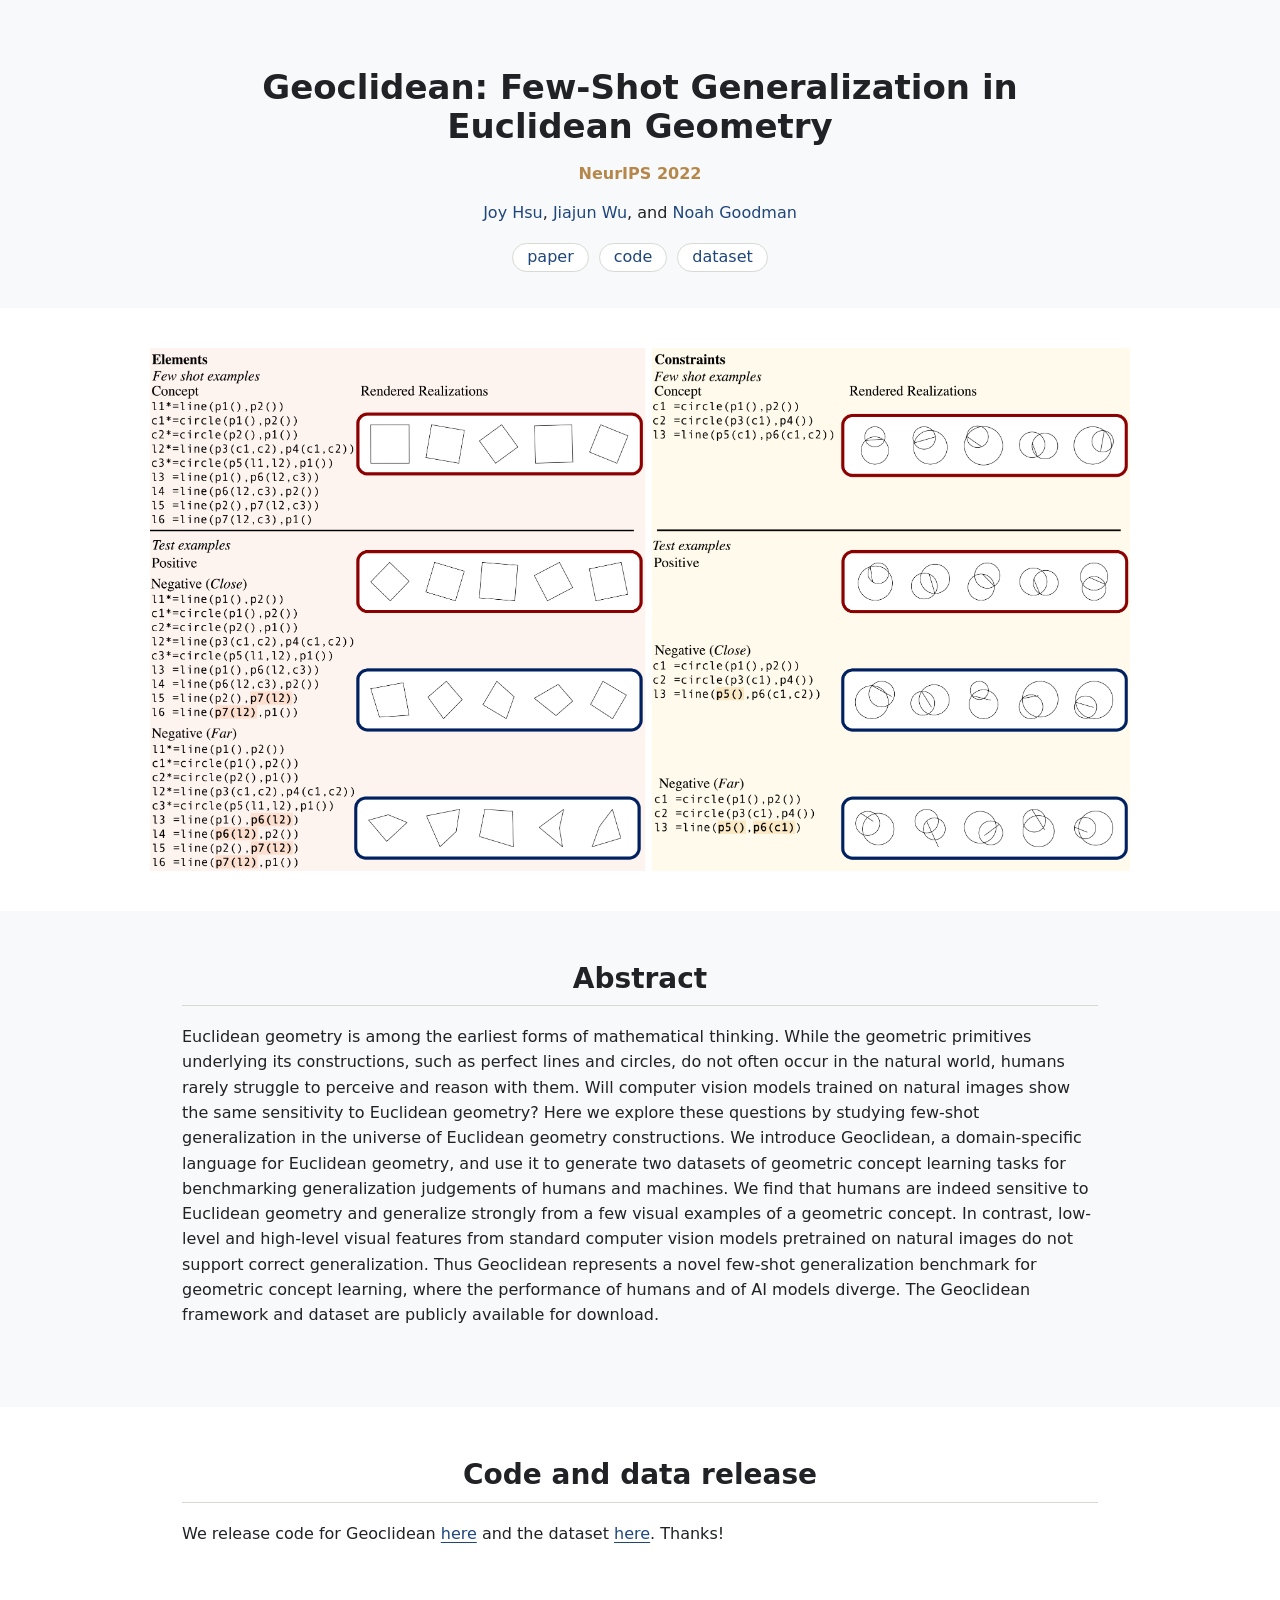
<file: projects/2022_geoclidean.html>
<!doctype html>
<html lang="en">
  <head>
    <meta charset="utf-8" />
    <meta name="viewport" content="width=device-width, initial-scale=1" />
    <title>Geoclidean</title>
    <meta name="description" content="Geoclidean: Few-Shot Generalization in Euclidean Geometry." />
    <!-- Google tag (gtag.js) -->
    <script async src="https://www.googletagmanager.com/gtag/js?id=G-S81GR118Z1"></script>
    <script>
      window.dataLayer = window.dataLayer || [];
      function gtag(){dataLayer.push(arguments);}
      gtag('js', new Date());
      gtag('config', 'G-S81GR118Z1');
    </script>
    <link rel="stylesheet" href="../styles.css" />
    <link rel="stylesheet" href="project.css" />
  </head>
  <body>
    <main class="project-main">
      <section class="section project-hero">
        <h1>Geoclidean: Few-Shot Generalization in Euclidean Geometry</h1>
        <p class="project-venue">NeurIPS 2022</p>
        <p class="project-authors">
          <a href="https://joycjhsu.github.io/" target="_blank" rel="noopener noreferrer">Joy Hsu</a>,
          <a href="https://jiajunwu.com/" target="_blank" rel="noopener noreferrer">Jiajun Wu</a>, and
          <a href="https://cocolab.stanford.edu/ndg" target="_blank" rel="noopener noreferrer">Noah Goodman</a>
        </p>
        <div class="project-links" aria-label="Project resources">
          <a href="https://arxiv.org/abs/2211.16663" target="_blank" rel="noopener noreferrer">paper</a>
          <a href="https://github.com/joyhsu0504/geoclidean_framework" target="_blank" rel="noopener noreferrer">code</a>
          <a href="https://downloads.cs.stanford.edu/viscam/Geoclidean/geoclidean.zip" target="_blank" rel="noopener noreferrer">dataset</a>
        </div>
      </section>
      <div class="project-lead-band">
        <img class="project-media project-lead-media" src="../assets/img/2022_geoclidean/systems.png" alt="Overview of the Geoclidean framework and dataset" />
      </div>
      <section class="section project-section" aria-labelledby="abstract-heading">
        <div class="project-copy">
          <h2 id="abstract-heading">Abstract</h2>
          <p>Euclidean geometry is among the earliest forms of mathematical thinking. While the geometric primitives underlying its constructions, such as perfect lines and circles, do not often occur in the natural world, humans rarely struggle to perceive and reason with them. Will computer vision models trained on natural images show the same sensitivity to Euclidean geometry? Here we explore these questions by studying few-shot generalization in the universe of Euclidean geometry constructions. We introduce Geoclidean, a domain-specific language for Euclidean geometry, and use it to generate two datasets of geometric concept learning tasks for benchmarking generalization judgements of humans and machines. We find that humans are indeed sensitive to Euclidean geometry and generalize strongly from a few visual examples of a geometric concept. In contrast, low-level and high-level visual features from standard computer vision models pretrained on natural images do not support correct generalization. Thus Geoclidean represents a novel few-shot generalization benchmark for geometric concept learning, where the performance of humans and of AI models diverge. The Geoclidean framework and dataset are publicly available for download.</p>
        </div>
      </section>
      <section class="section project-section project-section--paper" aria-labelledby="release-heading">
        <div class="project-copy">
          <h2 id="release-heading">Code and data release</h2>
          <p>We release code for Geoclidean <a href="https://github.com/joyhsu0504/geoclidean_framework" target="_blank" rel="noopener noreferrer">here</a> and the dataset <a href="https://downloads.cs.stanford.edu/viscam/Geoclidean/geoclidean.zip" target="_blank" rel="noopener noreferrer">here</a>. Thanks!</p>
        </div>
      </section>
    </main>
  </body>
</html>
</file>
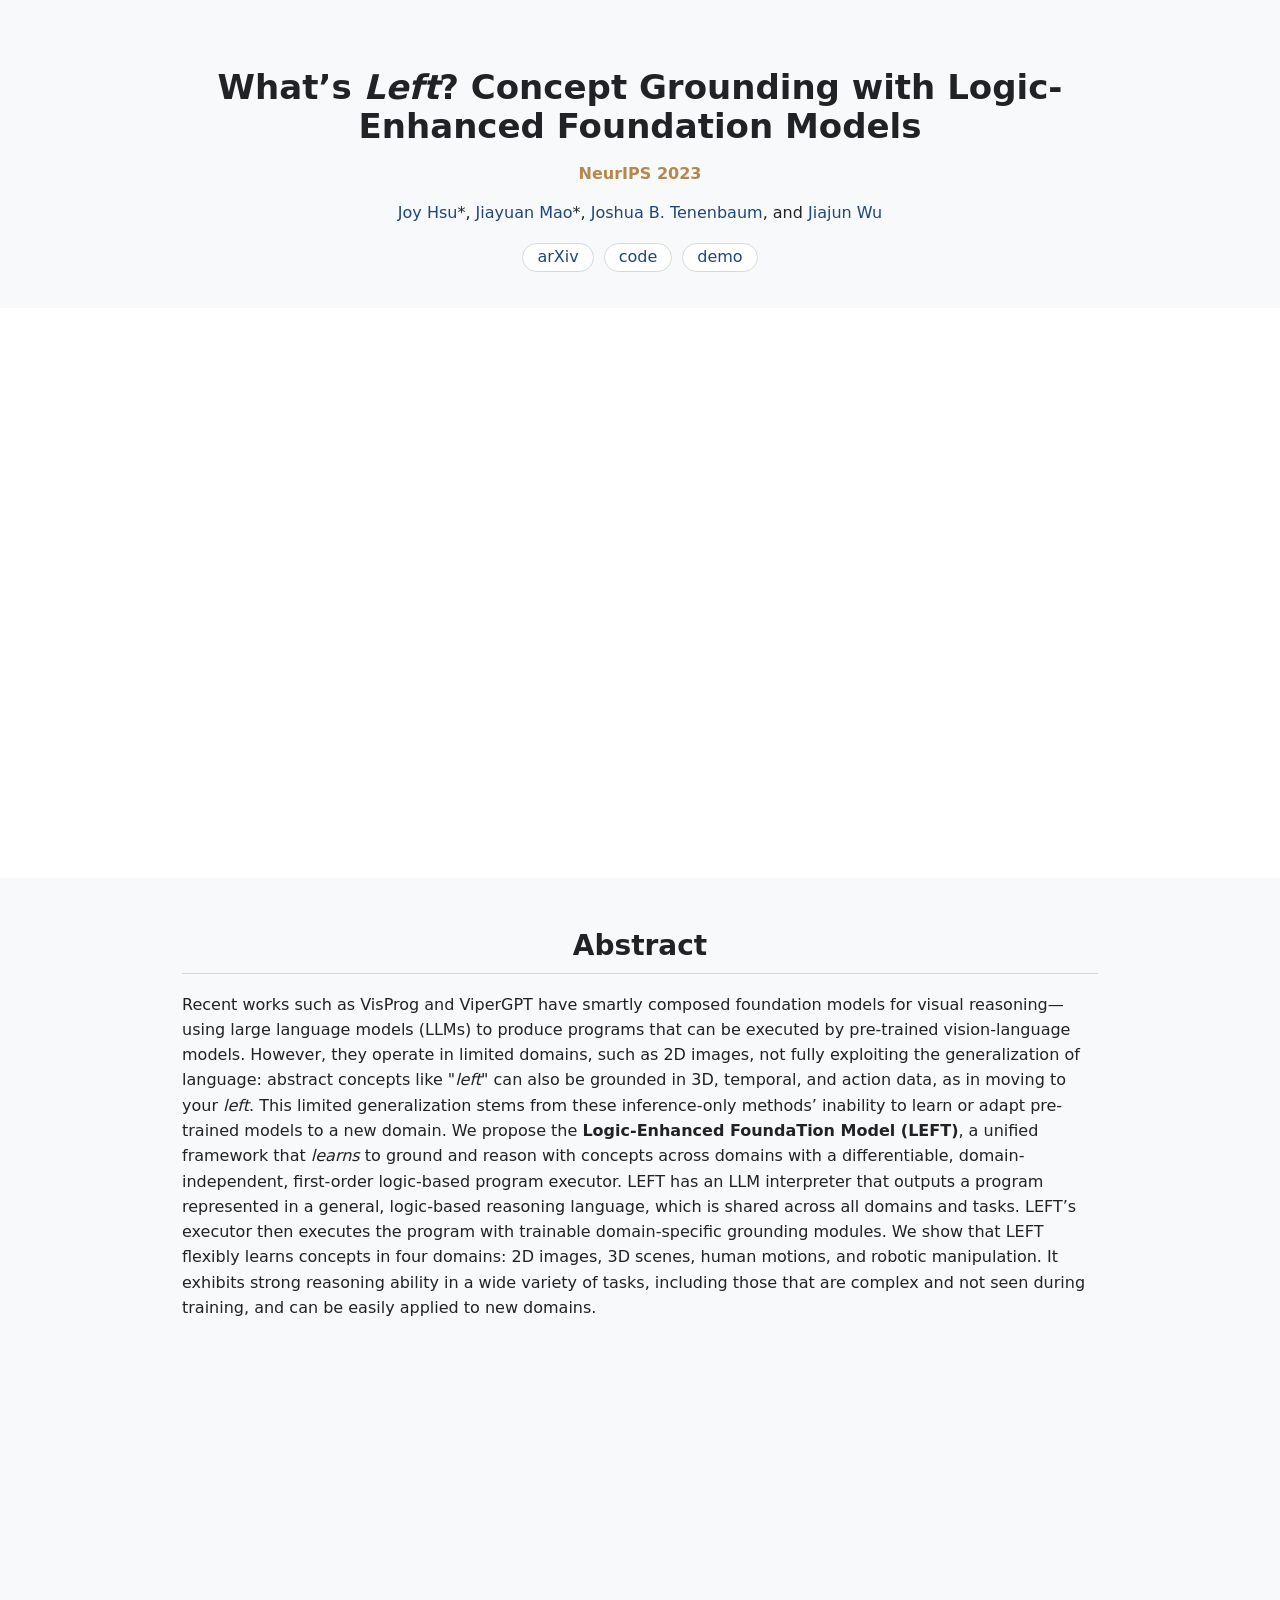
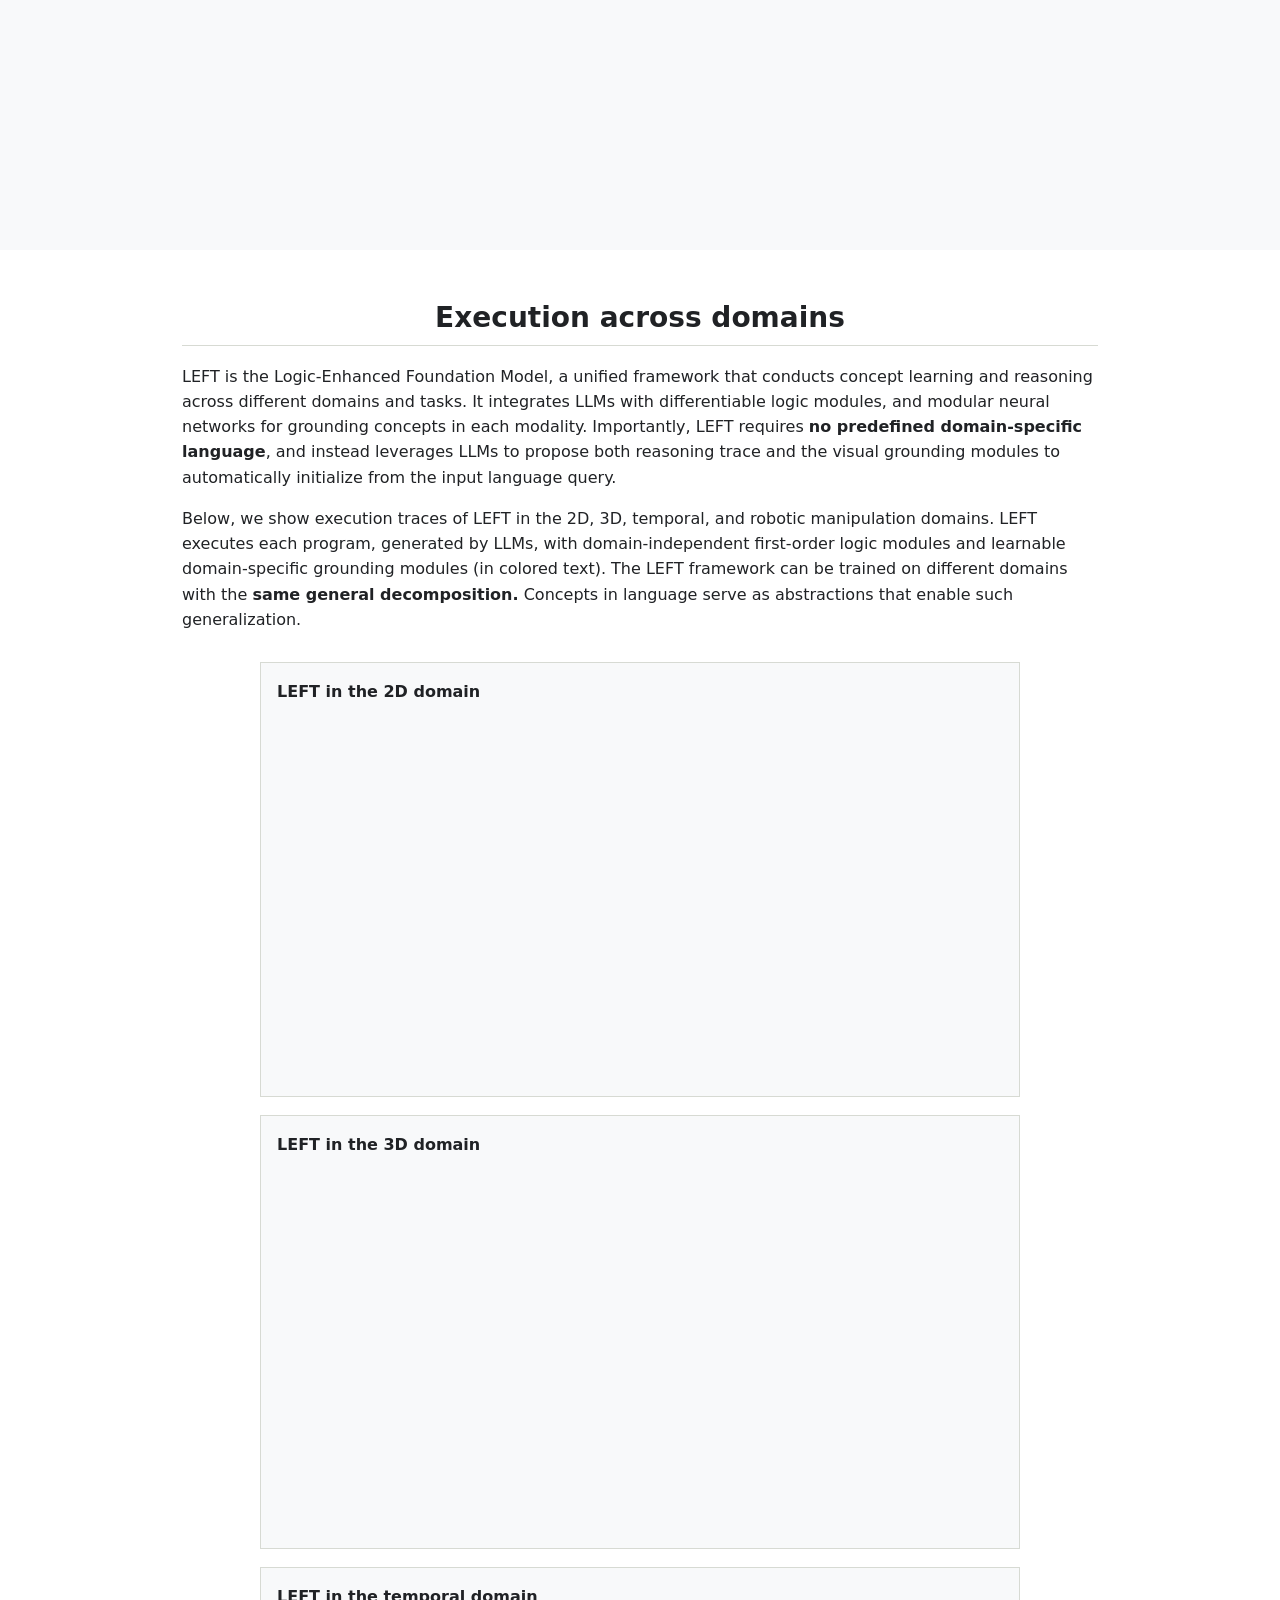
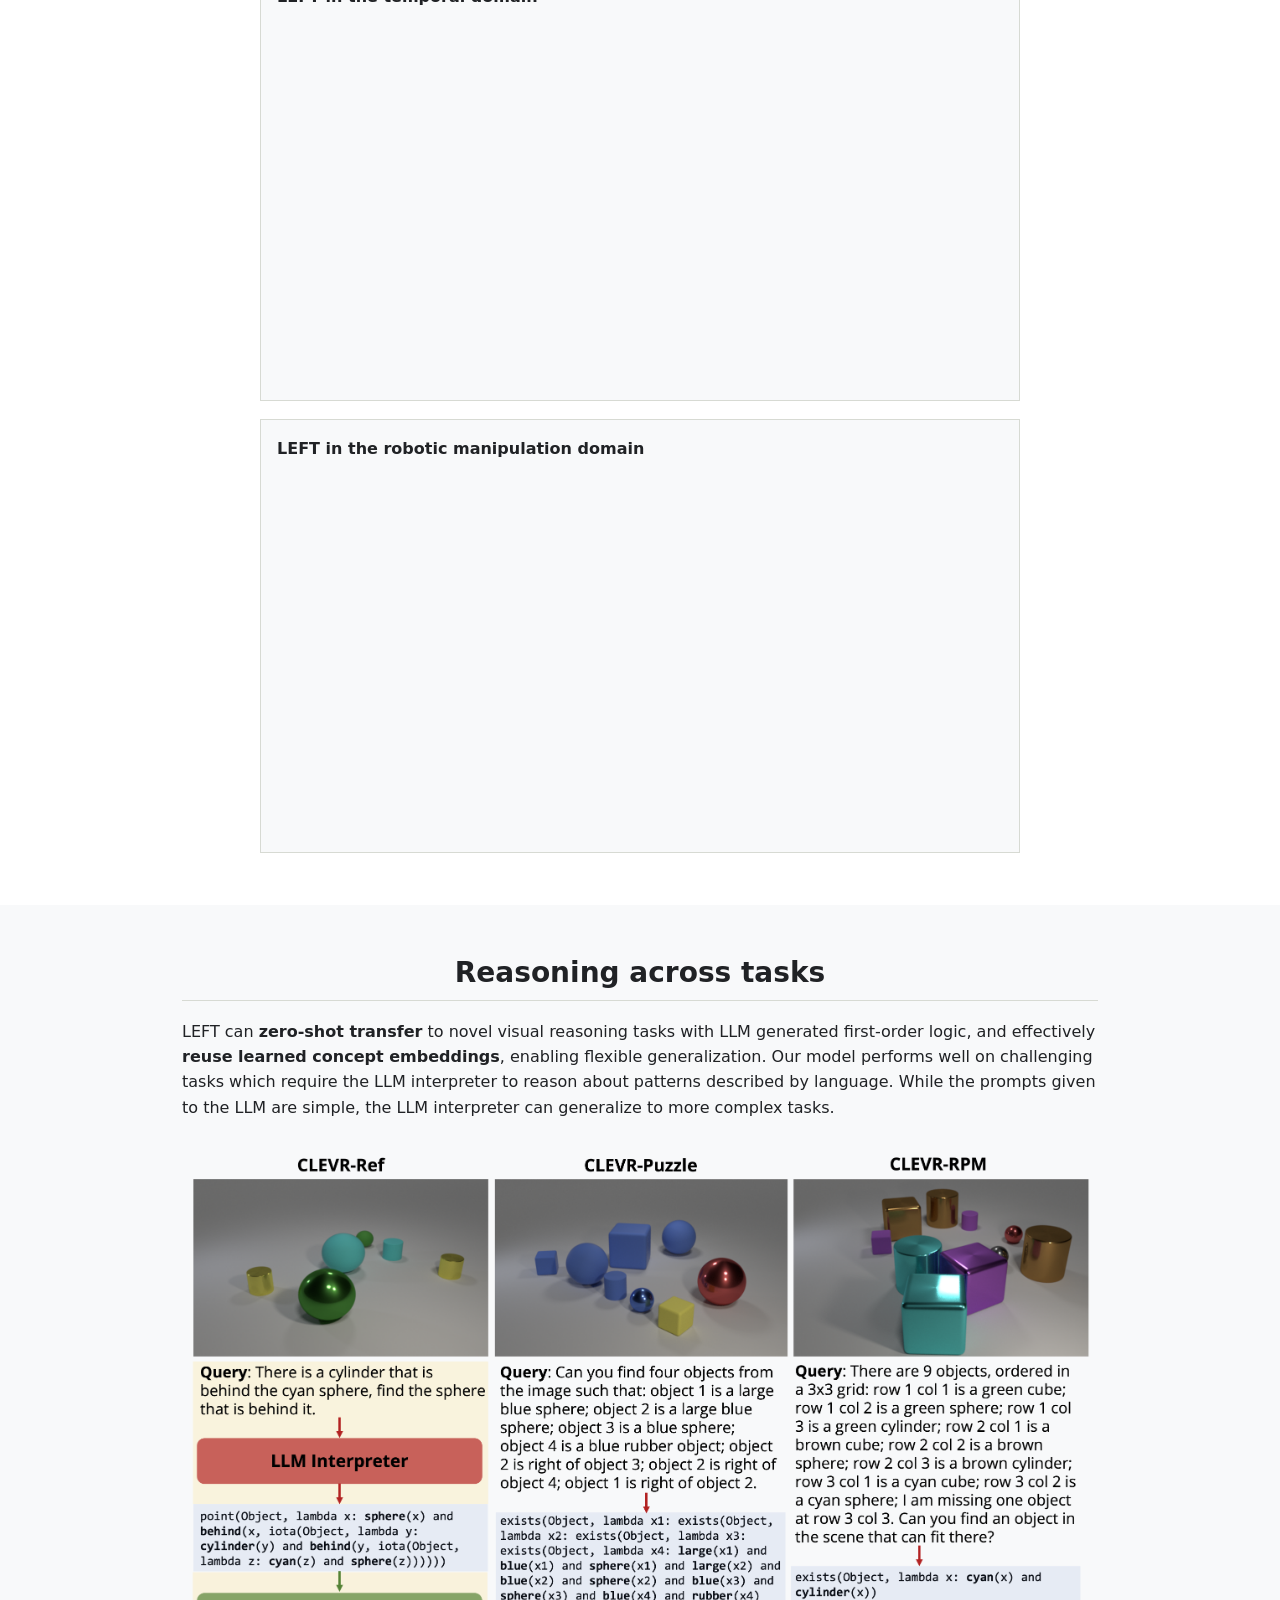
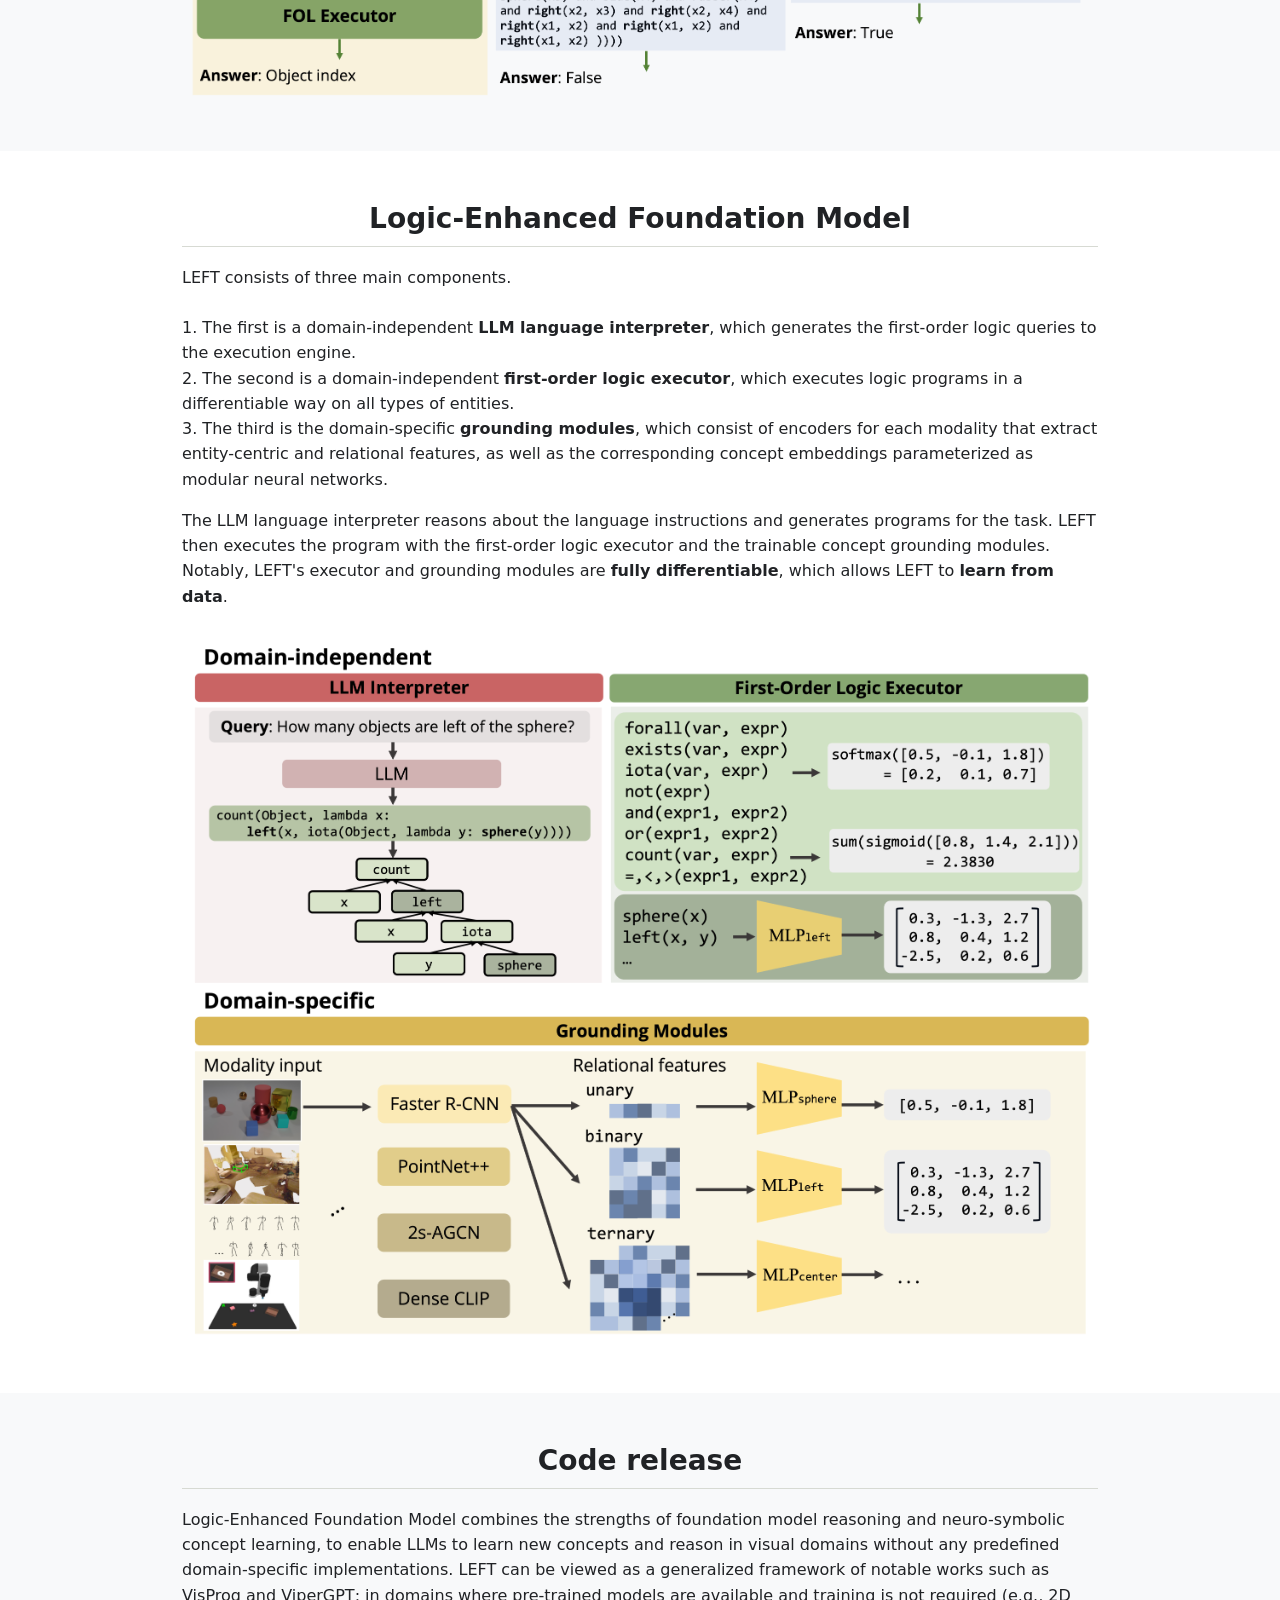
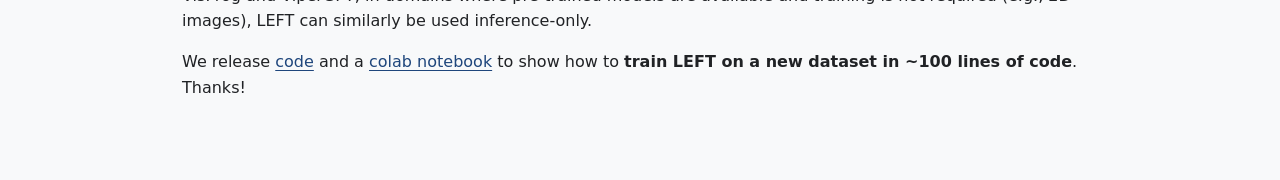
<file: projects/2023_left.html>
<!doctype html>
<html lang="en">
  <head>
    <meta charset="utf-8" />
    <meta name="viewport" content="width=device-width, initial-scale=1" />
    <title>What’s Left?</title>
    <meta
      name="description"
      content="What’s Left? Concept Grounding with Logic-Enhanced Foundation Models, NeurIPS 2023."
    />
    <!-- Google tag (gtag.js) -->
    <script async src="https://www.googletagmanager.com/gtag/js?id=G-S81GR118Z1"></script>
    <script>
      window.dataLayer = window.dataLayer || [];
      function gtag(){dataLayer.push(arguments);}
      gtag('js', new Date());
      gtag('config', 'G-S81GR118Z1');
    </script>
    <link rel="stylesheet" href="../styles.css" />
    <link rel="stylesheet" href="project.css" />
  </head>
  <body>
    <main class="project-main">
      <section class="section project-hero">
        <h1>What’s <em>Left</em>? Concept Grounding with Logic-Enhanced Foundation Models</h1>
        <p class="project-venue">NeurIPS 2023</p>
        <p class="project-authors">
          <a href="https://joycjhsu.github.io/" target="_blank" rel="noopener noreferrer">Joy Hsu</a>*,
          <a href="https://jiayuanm.com/" target="_blank" rel="noopener noreferrer">Jiayuan Mao</a>*,
          <a href="https://cocosci.mit.edu/josh" target="_blank" rel="noopener noreferrer">Joshua B. Tenenbaum</a>, and
          <a href="https://jiajunwu.com/" target="_blank" rel="noopener noreferrer">Jiajun Wu</a>
        </p>
        <div class="project-links" aria-label="Project resources">
          <a href="https://arxiv.org/abs/2310.16035" target="_blank" rel="noopener noreferrer">arXiv</a>
          <a href="https://github.com/joyhsu0504/LEFT" target="_blank" rel="noopener noreferrer">code</a>
          <a href="https://github.com/joyhsu0504/LEFT/blob/main/starter-simple-shapes.ipynb" target="_blank" rel="noopener noreferrer">demo</a>
        </div>
      </section>

      <div class="project-lead-band">
        <video class="project-media project-lead-media" autoplay loop muted playsinline preload="metadata">
          <source src="../assets/img/2023_left/teaser_vid.mp4" type="video/mp4" />
        </video>
      </div>

      <section class="section project-section" aria-labelledby="abstract-heading">
        <div class="project-copy">
          <h2 id="abstract-heading">Abstract</h2>
          <p>
            Recent works such as VisProg and ViperGPT have smartly composed foundation models for visual reasoning—using large language models (LLMs) to produce programs that can be executed by pre-trained vision-language models. However, they operate in limited domains, such as 2D images, not fully exploiting the generalization of language: abstract concepts like "<em>left</em>" can also be grounded in 3D, temporal, and action data, as in moving to your <em>left</em>. This limited generalization stems from these inference-only methods’ inability to learn or adapt pre-trained models to a new domain.
            We propose the <strong>Logic-Enhanced FoundaTion Model (LEFT)</strong>, a unified framework that <em>learns</em> to ground and reason with concepts across domains with a differentiable, domain-independent, first-order logic-based program executor. LEFT has an LLM interpreter that outputs a program represented in a general, logic-based reasoning language, which is shared across all domains and tasks. LEFT’s executor then executes the program with trainable domain-specific grounding modules. We show that LEFT flexibly learns concepts in four domains: 2D images, 3D scenes, human motions, and robotic manipulation. It exhibits strong reasoning ability in a wide variety of tasks, including those that are complex and not seen during training, and can be easily applied to new domains.
          </p>
        </div>
        <video class="project-media project-figure" autoplay loop muted playsinline preload="metadata">
          <source src="../assets/img/2023_left/domain_vid.mp4" type="video/mp4" />
        </video>
      </section>

      <section class="section project-section project-section--paper" aria-labelledby="domains-heading">
        <div class="project-copy">
          <h2 id="domains-heading">Execution across domains</h2>
          <p>LEFT is the Logic-Enhanced Foundation Model, a unified framework that conducts concept learning and reasoning across different domains and tasks. It integrates LLMs with differentiable logic modules, and modular neural networks for grounding concepts in each modality. Importantly, LEFT requires <strong>no predefined domain-specific language</strong>, and instead leverages LLMs to propose both reasoning trace and the visual grounding modules to automatically initialize from the input language query.</p>
          <p>Below, we show execution traces of LEFT in the 2D, 3D, temporal, and robotic manipulation domains. LEFT executes each program, generated by LLMs, with domain-independent first-order logic modules and learnable domain-specific grounding modules (in colored text). The LEFT framework can be trained on different domains with the <strong>same general decomposition.</strong> Concepts in language serve as abstractions that enable such generalization.</p>
        </div>

        <div class="domain-grid">
          <figure class="domain-card">
            <figcaption>LEFT in the 2D domain</figcaption>
            <video class="project-media" autoplay loop muted playsinline preload="metadata">
              <source src="../assets/img/2023_left/2d_vid.mp4" type="video/mp4" />
            </video>
          </figure>
          <figure class="domain-card">
            <figcaption>LEFT in the 3D domain</figcaption>
            <video class="project-media" autoplay loop muted playsinline preload="metadata">
              <source src="../assets/img/2023_left/3d_vid.mp4" type="video/mp4" />
            </video>
          </figure>
          <figure class="domain-card">
            <figcaption>LEFT in the temporal domain</figcaption>
            <video class="project-media" autoplay loop muted playsinline preload="metadata">
              <source src="../assets/img/2023_left/temporal_vid.mp4" type="video/mp4" />
            </video>
          </figure>
          <figure class="domain-card">
            <figcaption>LEFT in the robotic manipulation domain</figcaption>
            <video class="project-media" autoplay loop muted playsinline preload="metadata">
              <source src="../assets/img/2023_left/robot_vid.mp4" type="video/mp4" />
            </video>
          </figure>
        </div>
      </section>

      <section class="section project-section" aria-labelledby="tasks-heading">
        <div class="project-copy">
          <h2 id="tasks-heading">Reasoning across tasks</h2>
          <p>LEFT can <strong>zero-shot transfer</strong> to novel visual reasoning tasks with LLM generated first-order logic, and effectively <strong>reuse learned concept embeddings</strong>, enabling flexible generalization. Our model performs well on challenging tasks which require the LLM interpreter to reason about patterns described by language. While the prompts given to the LLM are simple, the LLM interpreter can generalize to more complex tasks.</p>
        </div>
        <figure class="project-figure">
          <img class="project-media" src="../assets/img/2023_left/transfer_tasks.png" alt="Examples of LEFT transferring to novel visual reasoning tasks" loading="lazy" />
        </figure>
      </section>

      <section class="section project-section project-section--paper" aria-labelledby="model-heading">
        <div class="project-copy">
          <h2 id="model-heading">Logic-Enhanced Foundation Model</h2>
          <p>LEFT consists of three main components.<br /><br />
            1. The first is a domain-independent <strong>LLM language interpreter</strong>, which generates the first-order logic queries to the execution engine.<br />
            2. The second is a domain-independent <strong>first-order logic executor</strong>, which executes logic programs in a differentiable way on all types of entities.<br />
            3. The third is the domain-specific <strong>grounding modules</strong>, which consist of encoders for each modality that extract entity-centric and relational features, as well as the corresponding concept embeddings parameterized as modular neural networks.</p>
          <p>The LLM language interpreter reasons about the language instructions and generates programs for the task. LEFT then executes the program with the first-order logic executor and the trainable concept grounding modules. Notably, LEFT's executor and grounding modules are <strong>fully differentiable</strong>, which allows LEFT to <strong>learn from data</strong>.</p>
        </div>
        <figure class="project-figure">
          <img class="project-media" src="../assets/img/2023_left/systems.png" alt="Overview of the LEFT model architecture" loading="lazy" />
        </figure>
      </section>

      <section class="section project-section" aria-labelledby="code-heading">
        <div class="project-copy">
          <h2 id="code-heading">Code release</h2>
          <p>Logic-Enhanced Foundation Model combines the strengths of foundation model reasoning and neuro-symbolic concept learning, to enable LLMs to learn new concepts and reason in visual domains without any predefined domain-specific implementations. LEFT can be viewed as a generalized framework of notable works such as VisProg and ViperGPT; in domains where pre-trained models are available and training is not required (e.g., 2D images), LEFT can similarly be used inference-only.</p>
          <p>We release <a href="https://github.com/joyhsu0504/LEFT" target="_blank" rel="noopener noreferrer">code</a> and a <a href="https://colab.research.google.com/drive/1PHHvjImk7IK2m48j1TkCywxAYr7MatUT?usp=sharing" target="_blank" rel="noopener noreferrer">colab notebook</a> to show how to <strong>train LEFT on a new dataset in ~100 lines of code</strong>. Thanks!</p>
        </div>
      </section>
    </main>

  </body>
</html>
</file>
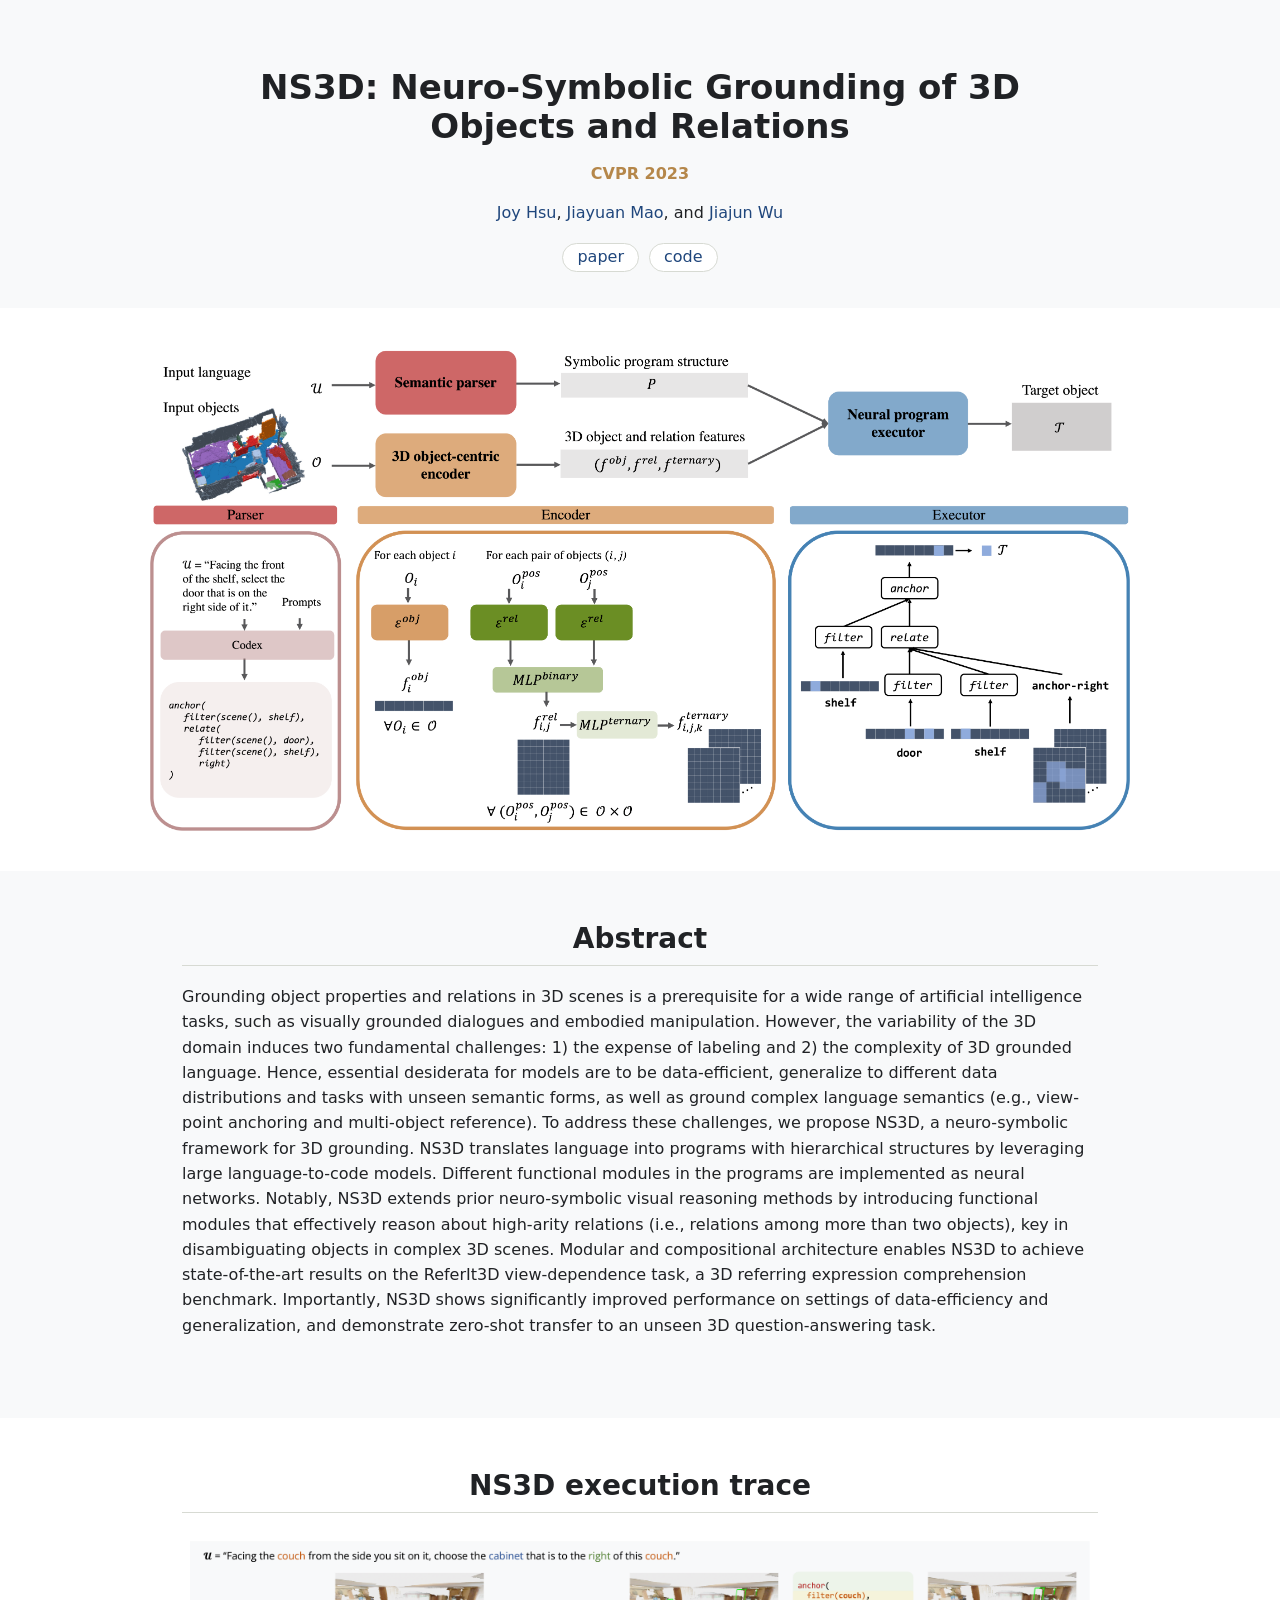
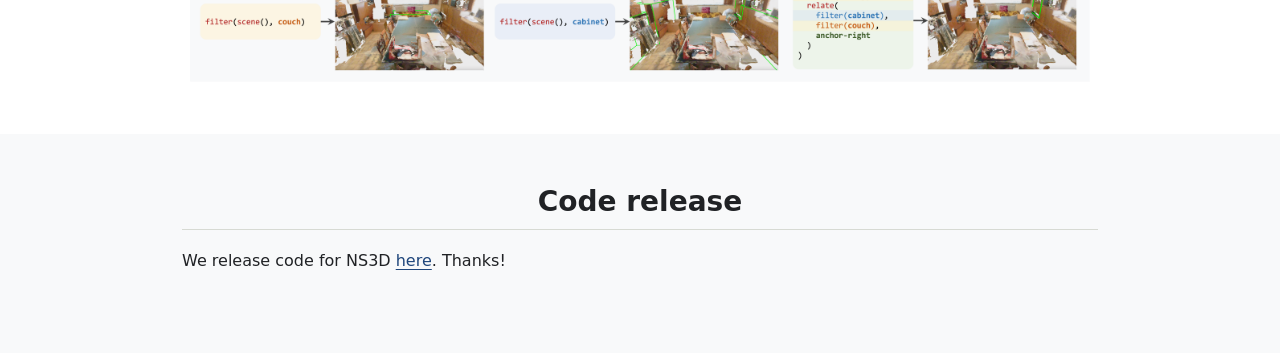
<file: projects/2023_ns3d.html>
<!doctype html>
<html lang="en">
  <head>
    <meta charset="utf-8" />
    <meta name="viewport" content="width=device-width, initial-scale=1" />
    <title>NS3D</title>
    <meta name="description" content="NS3D: Neuro-Symbolic Grounding of 3D Objects and Relations." />
    <!-- Google tag (gtag.js) -->
    <script async src="https://www.googletagmanager.com/gtag/js?id=G-S81GR118Z1"></script>
    <script>
      window.dataLayer = window.dataLayer || [];
      function gtag(){dataLayer.push(arguments);}
      gtag('js', new Date());
      gtag('config', 'G-S81GR118Z1');
    </script>
    <link rel="stylesheet" href="../styles.css" />
    <link rel="stylesheet" href="project.css" />
  </head>
  <body>
    <main class="project-main">
      <section class="section project-hero">
        <h1>NS3D: Neuro-Symbolic Grounding of 3D Objects and Relations</h1>
        <p class="project-venue">CVPR 2023</p>
        <p class="project-authors">
          <a href="https://joycjhsu.github.io/" target="_blank" rel="noopener noreferrer">Joy Hsu</a>,
          <a href="https://jiayuanm.com/" target="_blank" rel="noopener noreferrer">Jiayuan Mao</a>, and
          <a href="https://jiajunwu.com/" target="_blank" rel="noopener noreferrer">Jiajun Wu</a>
        </p>
        <div class="project-links" aria-label="Project resources">
          <a href="https://arxiv.org/abs/2303.13483" target="_blank" rel="noopener noreferrer">paper</a>
          <a href="https://github.com/joyhsu0504/NS3D" target="_blank" rel="noopener noreferrer">code</a>
        </div>
      </section>
      <div class="project-lead-band">
        <img class="project-media project-lead-media" src="../assets/img/2023_ns3d/systems.png" alt="Overview of the NS3D framework" />
      </div>
      <section class="section project-section" aria-labelledby="abstract-heading">
        <div class="project-copy">
          <h2 id="abstract-heading">Abstract</h2>
          <p>Grounding object properties and relations in 3D scenes is a prerequisite for a wide range of artificial intelligence tasks, such as visually grounded dialogues and embodied manipulation. However, the variability of the 3D domain induces two fundamental challenges: 1) the expense of labeling and 2) the complexity of 3D grounded language. Hence, essential desiderata for models are to be data-efficient, generalize to different data distributions and tasks with unseen semantic forms, as well as ground complex language semantics (e.g., view-point anchoring and multi-object reference). To address these challenges, we propose NS3D, a neuro-symbolic framework for 3D grounding. NS3D translates language into programs with hierarchical structures by leveraging large language-to-code models. Different functional modules in the programs are implemented as neural networks. Notably, NS3D extends prior neuro-symbolic visual reasoning methods by introducing functional modules that effectively reason about high-arity relations (i.e., relations among more than two objects), key in disambiguating objects in complex 3D scenes. Modular and compositional architecture enables NS3D to achieve state-of-the-art results on the ReferIt3D view-dependence task, a 3D referring expression comprehension benchmark. Importantly, NS3D shows significantly improved performance on settings of data-efficiency and generalization, and demonstrate zero-shot transfer to an unseen 3D question-answering task.</p>
        </div>
      </section>
      <section class="section project-section project-section--paper" aria-labelledby="trace-heading">
        <div class="project-copy">
          <h2 id="trace-heading">NS3D execution trace</h2>
        </div>
        <figure class="project-figure">
          <img class="project-media" src="../assets/img/2023_ns3d/execution.png" alt="An NS3D program execution trace" loading="lazy" />
        </figure>
      </section>
      <section class="section project-section" aria-labelledby="code-heading">
        <div class="project-copy">
          <h2 id="code-heading">Code release</h2>
          <p>We release code for NS3D <a href="https://github.com/joyhsu0504/NS3D" target="_blank" rel="noopener noreferrer">here</a>. Thanks!</p>
        </div>
      </section>
    </main>
  </body>
</html>
</file>
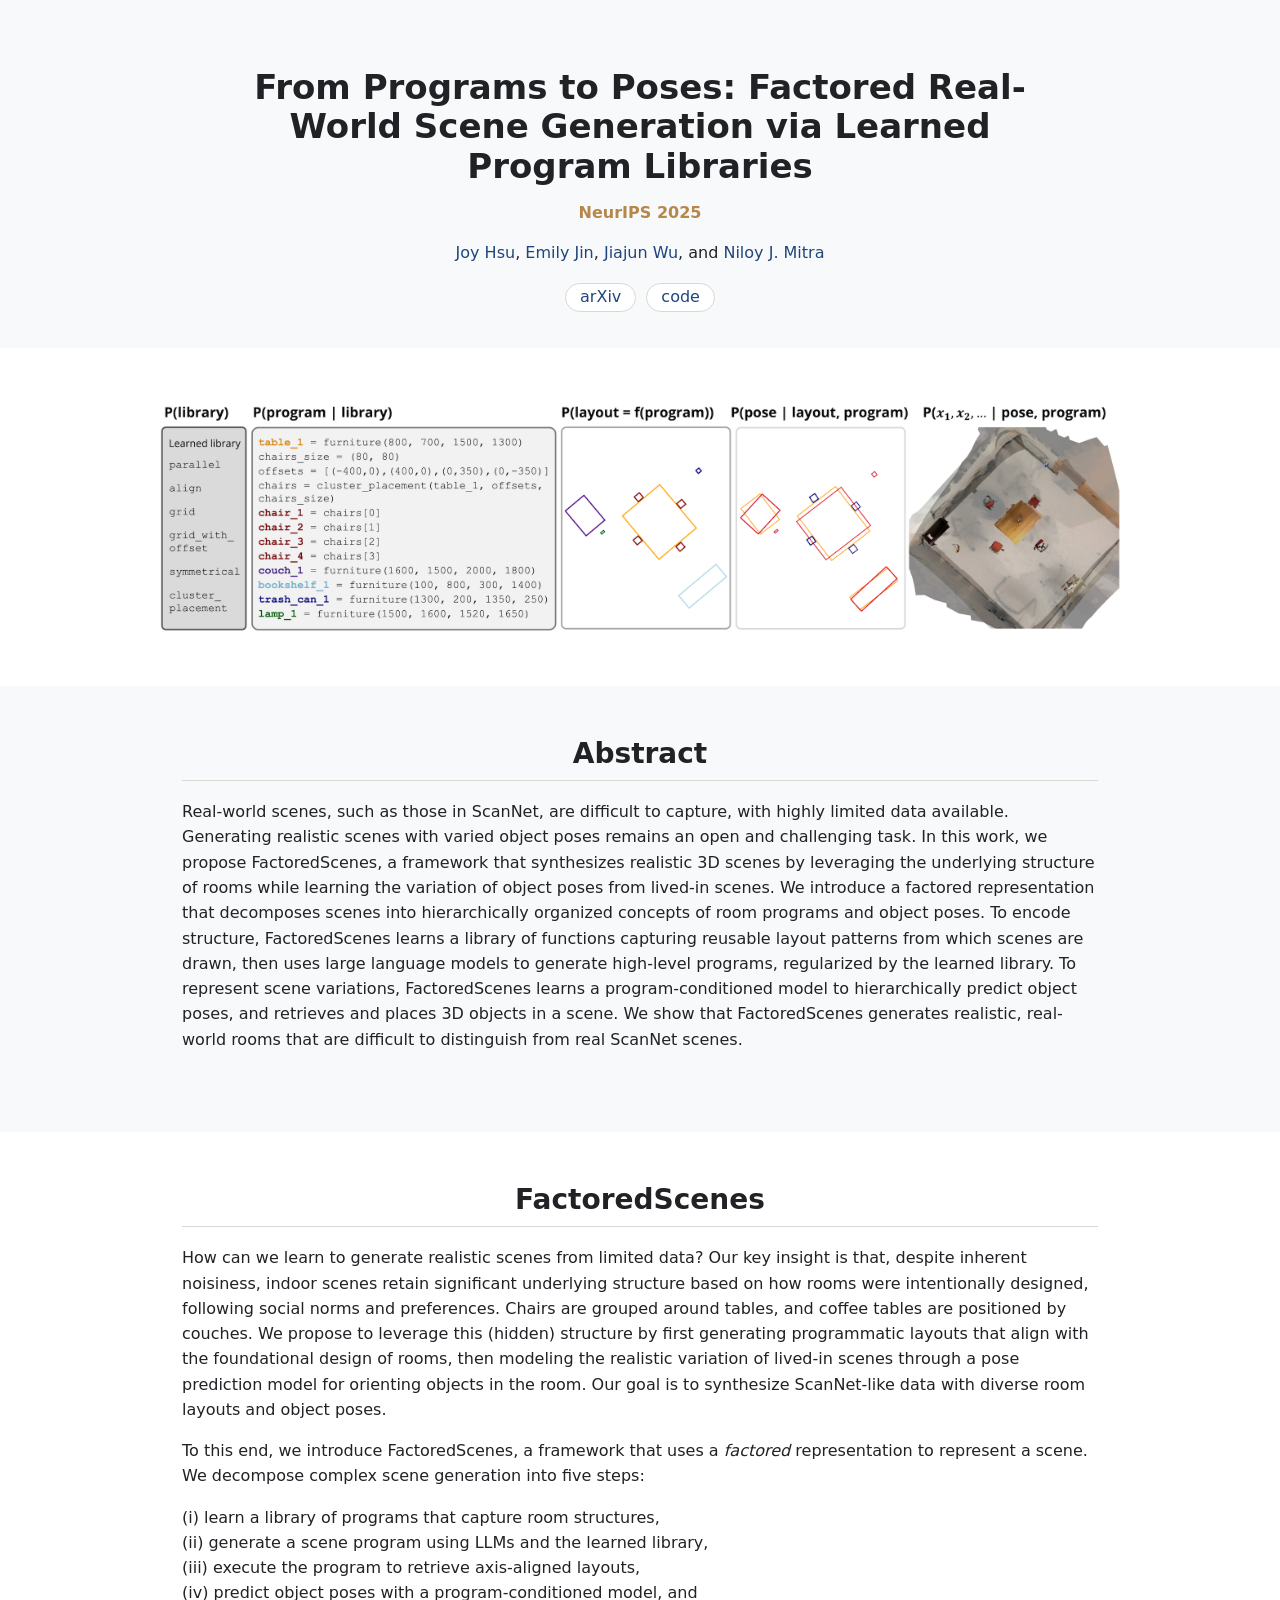
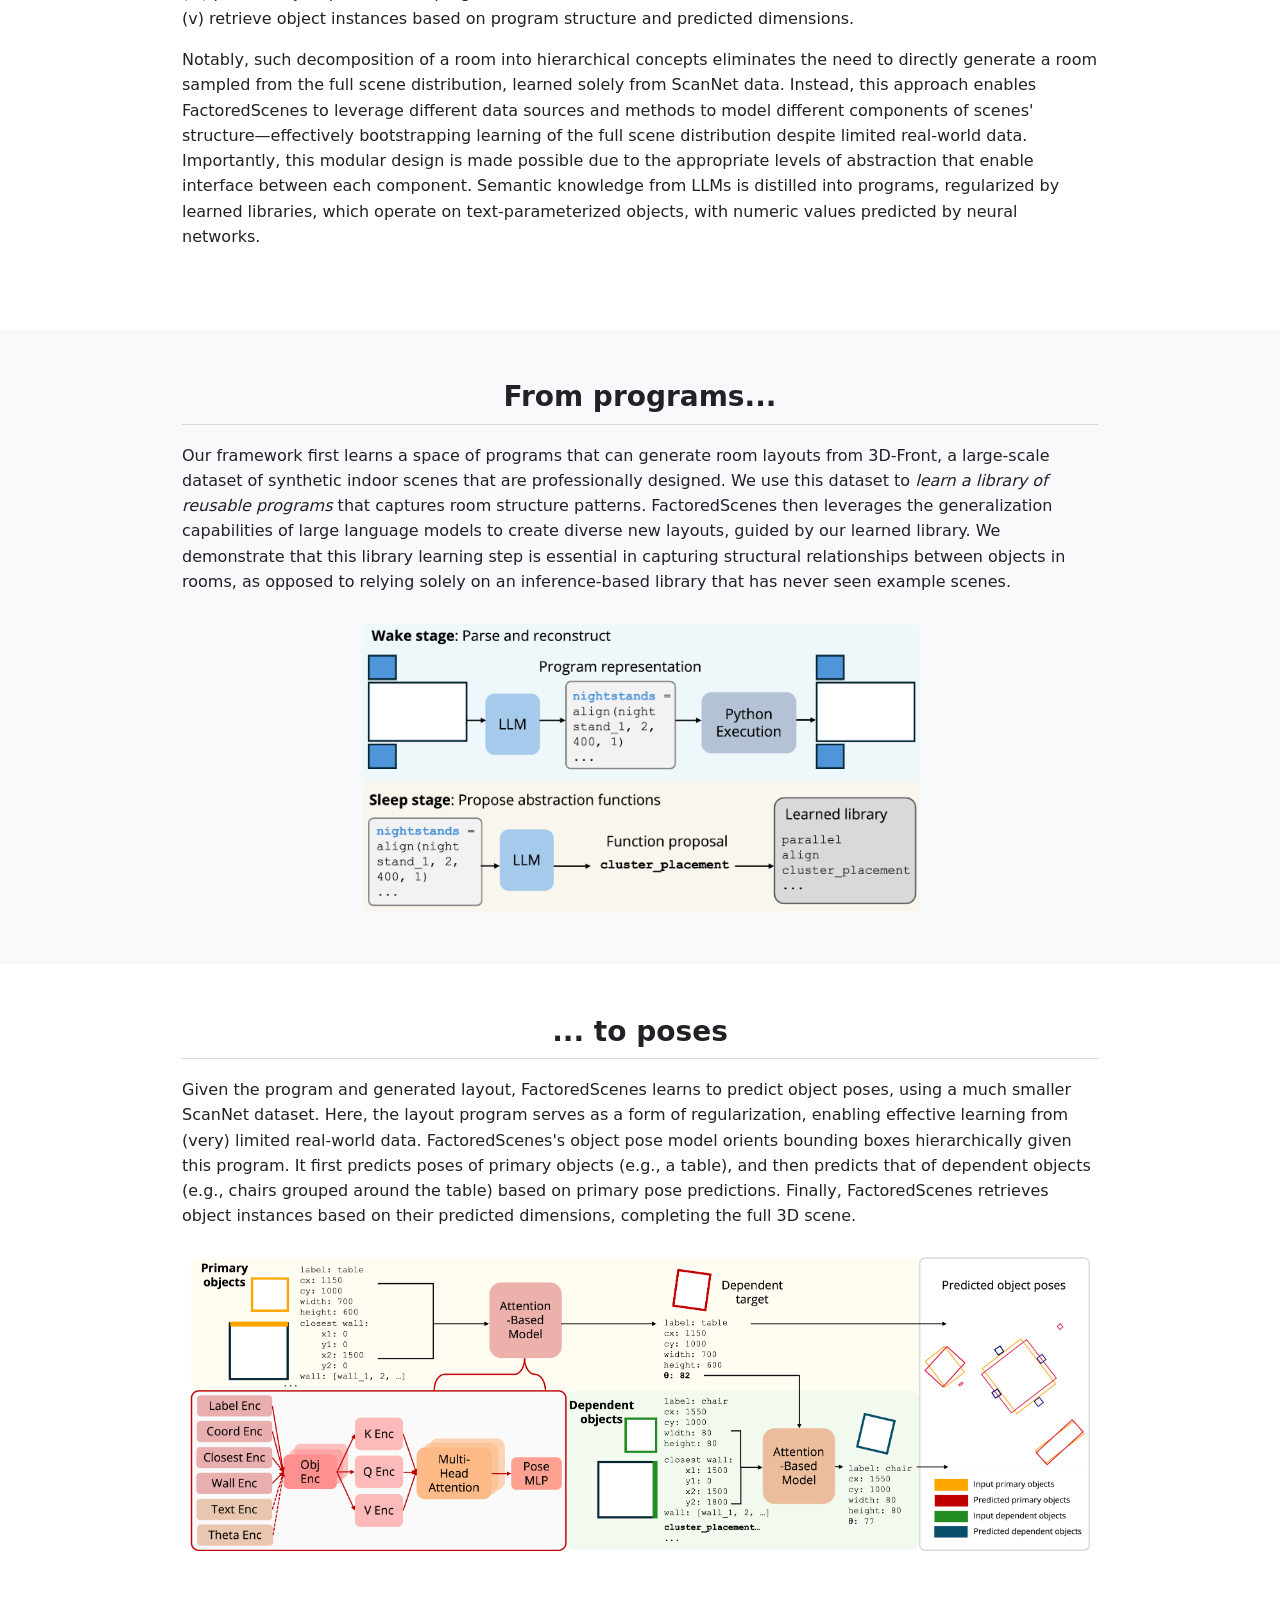
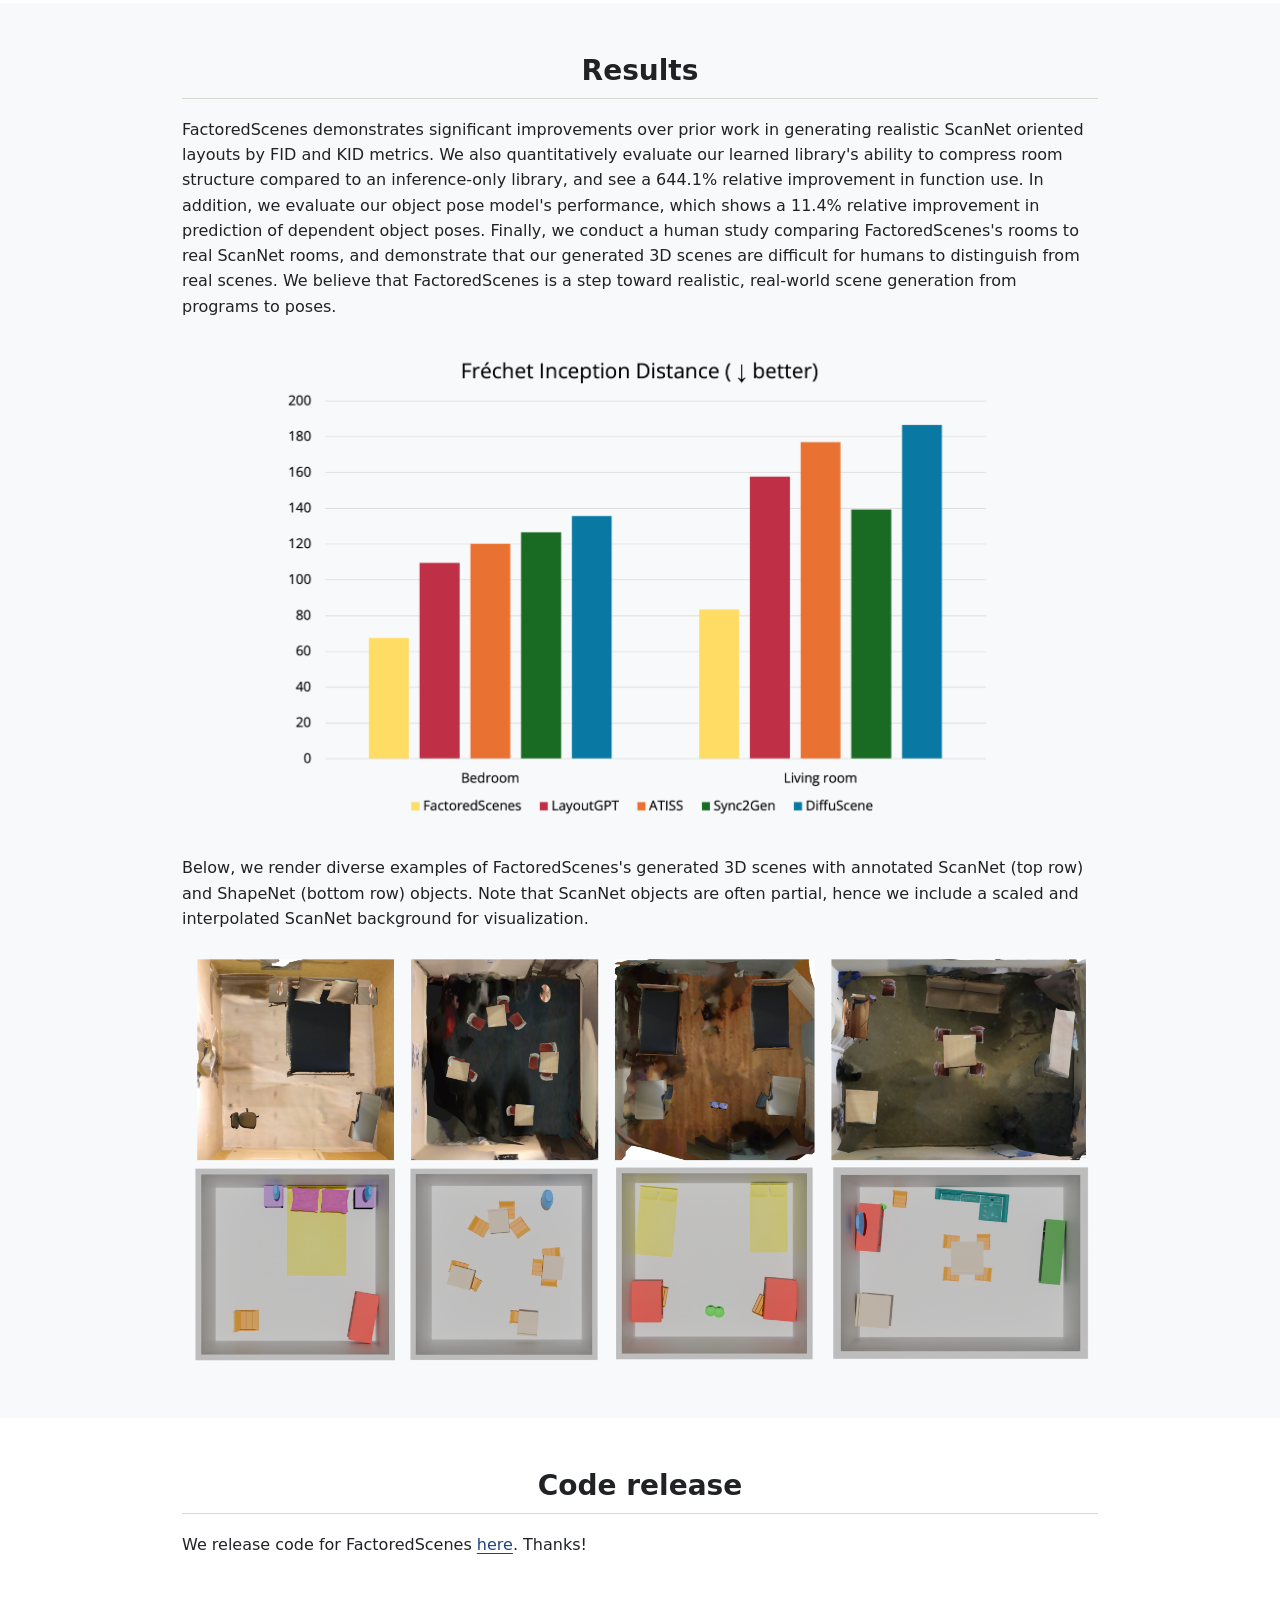
<file: projects/2025_fs.html>
<!doctype html>
<html lang="en">
  <head>
    <meta charset="utf-8" />
    <meta name="viewport" content="width=device-width, initial-scale=1" />
    <title>FactoredScenes</title>
    <meta name="description" content="From Programs to Poses: Factored Real-World Scene Generation via Learned Program Libraries." />
    <!-- Google tag (gtag.js) -->
    <script async src="https://www.googletagmanager.com/gtag/js?id=G-S81GR118Z1"></script>
    <script>
      window.dataLayer = window.dataLayer || [];
      function gtag(){dataLayer.push(arguments);}
      gtag('js', new Date());
      gtag('config', 'G-S81GR118Z1');
    </script>
    <link rel="stylesheet" href="../styles.css" />
    <link rel="stylesheet" href="project.css" />
  </head>
  <body>
    <main class="project-main">
      <section class="section project-hero">
        <h1>From Programs to Poses: Factored Real-World Scene Generation via Learned Program Libraries</h1>
        <p class="project-venue">NeurIPS 2025</p>
        <p class="project-authors">
          <a href="https://joycjhsu.github.io/" target="_blank" rel="noopener noreferrer">Joy Hsu</a>,
          <a href="https://emilyzjin.github.io/" target="_blank" rel="noopener noreferrer">Emily Jin</a>,
          <a href="https://jiajunwu.com/" target="_blank" rel="noopener noreferrer">Jiajun Wu</a>, and
          <a href="http://www0.cs.ucl.ac.uk/staff/n.mitra/index.html" target="_blank" rel="noopener noreferrer">Niloy J. Mitra</a>
        </p>
        <div class="project-links" aria-label="Project resources">
          <a href="https://arxiv.org/abs/2510.10292" target="_blank" rel="noopener noreferrer">arXiv</a>
          <a href="https://github.com/joyhsu0504/factored_scenes" target="_blank" rel="noopener noreferrer">code</a>
        </div>
      </section>

      <div class="project-lead-band">
        <img class="project-media project-lead-media" src="../assets/img/2025_fs/systems.png" alt="Overview of the FactoredScenes framework" />
      </div>

      <section class="section project-section" aria-labelledby="abstract-heading">
        <div class="project-copy">
          <h2 id="abstract-heading">Abstract</h2>
          <p>Real-world scenes, such as those in ScanNet, are difficult to capture, with highly limited data available. Generating realistic scenes with varied object poses remains an open and challenging task. In this work, we propose FactoredScenes, a framework that synthesizes realistic 3D scenes by leveraging the underlying structure of rooms while learning the variation of object poses from lived-in scenes. We introduce a factored representation that decomposes scenes into hierarchically organized concepts of room programs and object poses. To encode structure, FactoredScenes learns a library of functions capturing reusable layout patterns from which scenes are drawn, then uses large language models to generate high-level programs, regularized by the learned library. To represent scene variations, FactoredScenes learns a program-conditioned model to hierarchically predict object poses, and retrieves and places 3D objects in a scene. We show that FactoredScenes generates realistic, real-world rooms that are difficult to distinguish from real ScanNet scenes.</p>
        </div>
      </section>

      <section class="section project-section project-section--paper" aria-labelledby="factored-heading">
        <div class="project-copy">
          <h2 id="factored-heading">FactoredScenes</h2>
          <p>How can we learn to generate realistic scenes from limited data? Our key insight is that, despite inherent noisiness, indoor scenes retain significant underlying structure based on how rooms were intentionally designed, following social norms and preferences. Chairs are grouped around tables, and coffee tables are positioned by couches. We propose to leverage this (hidden) structure by first generating programmatic layouts that align with the foundational design of rooms, then modeling the realistic variation of lived-in scenes through a pose prediction model for orienting objects in the room. Our goal is to synthesize ScanNet-like data with diverse room layouts and object poses.</p>
          <p>To this end, we introduce FactoredScenes, a framework that uses a <em>factored</em> representation to represent a scene. We decompose complex scene generation into five steps:</p>
          <p class="project-inline-list">(i) learn a library of programs that capture room structures,<br />
            (ii) generate a scene program using LLMs and the learned library,<br />
            (iii) execute the program to retrieve axis-aligned layouts,<br />
            (iv) predict object poses with a program-conditioned model, and<br />
            (v) retrieve object instances based on program structure and predicted dimensions.</p>
          <p>Notably, such decomposition of a room into hierarchical concepts eliminates the need to directly generate a room sampled from the full scene distribution, learned solely from ScanNet data. Instead, this approach enables FactoredScenes to leverage different data sources and methods to model different components of scenes' structure—effectively bootstrapping learning of the full scene distribution despite limited real-world data. Importantly, this modular design is made possible due to the appropriate levels of abstraction that enable interface between each component. Semantic knowledge from LLMs is distilled into programs, regularized by learned libraries, which operate on text-parameterized objects, with numeric values predicted by neural networks.</p>
        </div>
      </section>

      <section class="section project-section" aria-labelledby="programs-heading">
        <div class="project-copy">
          <h2 id="programs-heading">From programs...</h2>
          <p>Our framework first learns a space of programs that can generate room layouts from 3D-Front, a large-scale dataset of synthetic indoor scenes that are professionally designed. We use this dataset to <em>learn a library of reusable programs</em> that captures room structure patterns. FactoredScenes then leverages the generalization capabilities of large language models to create diverse new layouts, guided by our learned library. We demonstrate that this library learning step is essential in capturing structural relationships between objects in rooms, as opposed to relying solely on an inference-based library that has never seen example scenes.</p>
        </div>
        <figure class="project-figure project-figure--narrow">
          <img class="project-media" src="../assets/img/2025_fs/programs.png" alt="FactoredScenes learned program library" loading="lazy" />
        </figure>
      </section>

      <section class="section project-section project-section--paper" aria-labelledby="poses-heading">
        <div class="project-copy">
          <h2 id="poses-heading">... to poses</h2>
          <p>Given the program and generated layout, FactoredScenes learns to predict object poses, using a much smaller ScanNet dataset. Here, the layout program serves as a form of regularization, enabling effective learning from (very) limited real-world data. FactoredScenes's object pose model orients bounding boxes hierarchically given this program. It first predicts poses of primary objects (e.g., a table), and then predicts that of dependent objects (e.g., chairs grouped around the table) based on primary pose predictions. Finally, FactoredScenes retrieves object instances based on their predicted dimensions, completing the full 3D scene.</p>
        </div>
        <figure class="project-figure">
          <img class="project-media" src="../assets/img/2025_fs/poses.png" alt="FactoredScenes object pose prediction" loading="lazy" />
        </figure>
      </section>

      <section class="section project-section" aria-labelledby="results-heading">
        <div class="project-copy">
          <h2 id="results-heading">Results</h2>
          <p>FactoredScenes demonstrates significant improvements over prior work in generating realistic ScanNet oriented layouts by FID and KID metrics. We also quantitatively evaluate our learned library's ability to compress room structure compared to an inference-only library, and see a 644.1% relative improvement in function use. In addition, we evaluate our object pose model's performance, which shows a 11.4% relative improvement in prediction of dependent object poses. Finally, we conduct a human study comparing FactoredScenes's rooms to real ScanNet rooms, and demonstrate that our generated 3D scenes are difficult for humans to distinguish from real scenes. We believe that FactoredScenes is a step toward realistic, real-world scene generation from programs to poses.</p>
        </div>
        <figure class="project-figure project-figure--results">
          <img class="project-media" src="../assets/img/2025_fs/results.png" alt="Quantitative FactoredScenes results" loading="lazy" />
        </figure>
        <div class="project-copy project-copy--after-media">
          <p>Below, we render diverse examples of FactoredScenes's generated 3D scenes with annotated ScanNet (top row) and ShapeNet (bottom row) objects. Note that ScanNet objects are often partial, hence we include a scaled and interpolated ScanNet background for visualization.</p>
        </div>
        <figure class="project-figure">
          <img class="project-media" src="../assets/img/2025_fs/viz.png" alt="Generated FactoredScenes examples" loading="lazy" />
        </figure>
      </section>

      <section class="section project-section project-section--paper" aria-labelledby="code-heading">
        <div class="project-copy">
          <h2 id="code-heading">Code release</h2>
          <p>We release code for FactoredScenes <a href="https://github.com/joyhsu0504/factored_scenes" target="_blank" rel="noopener noreferrer">here</a>. Thanks!</p>
        </div>
      </section>
    </main>
  </body>
</html>
</file>
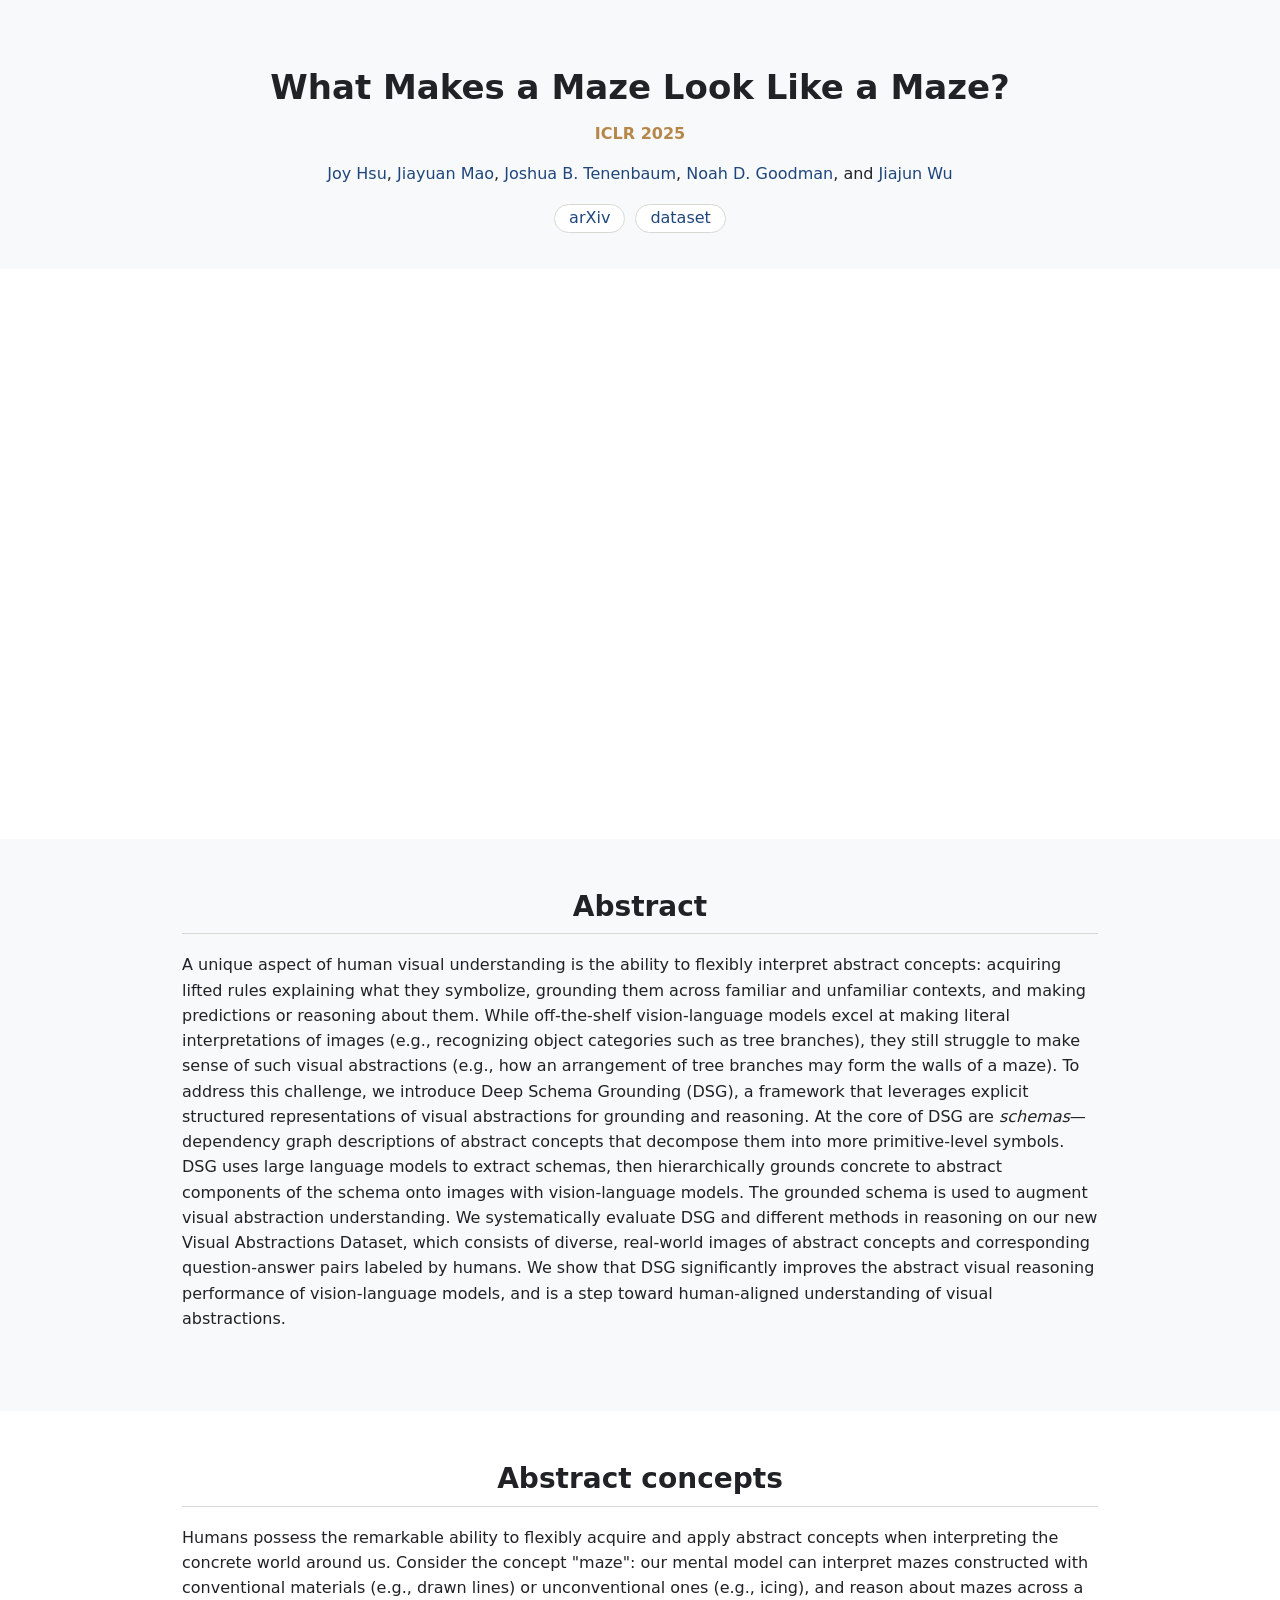
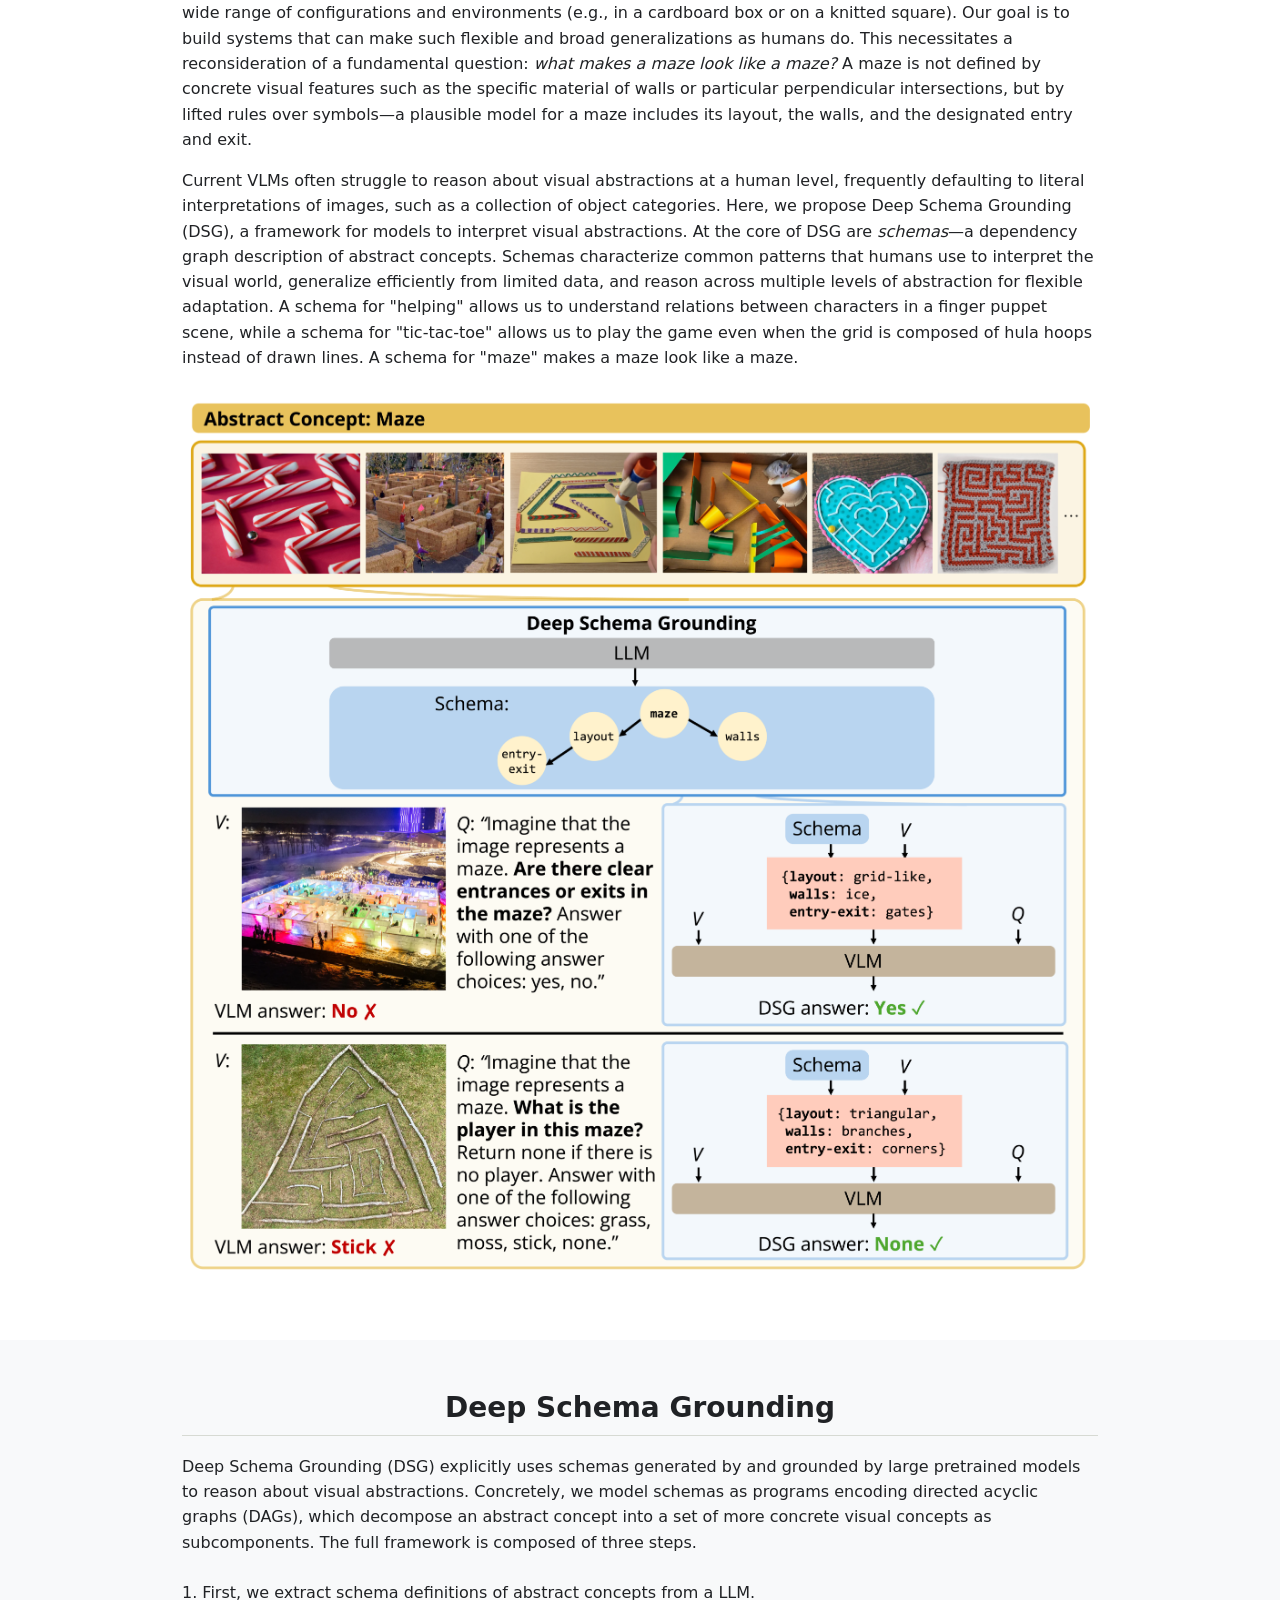
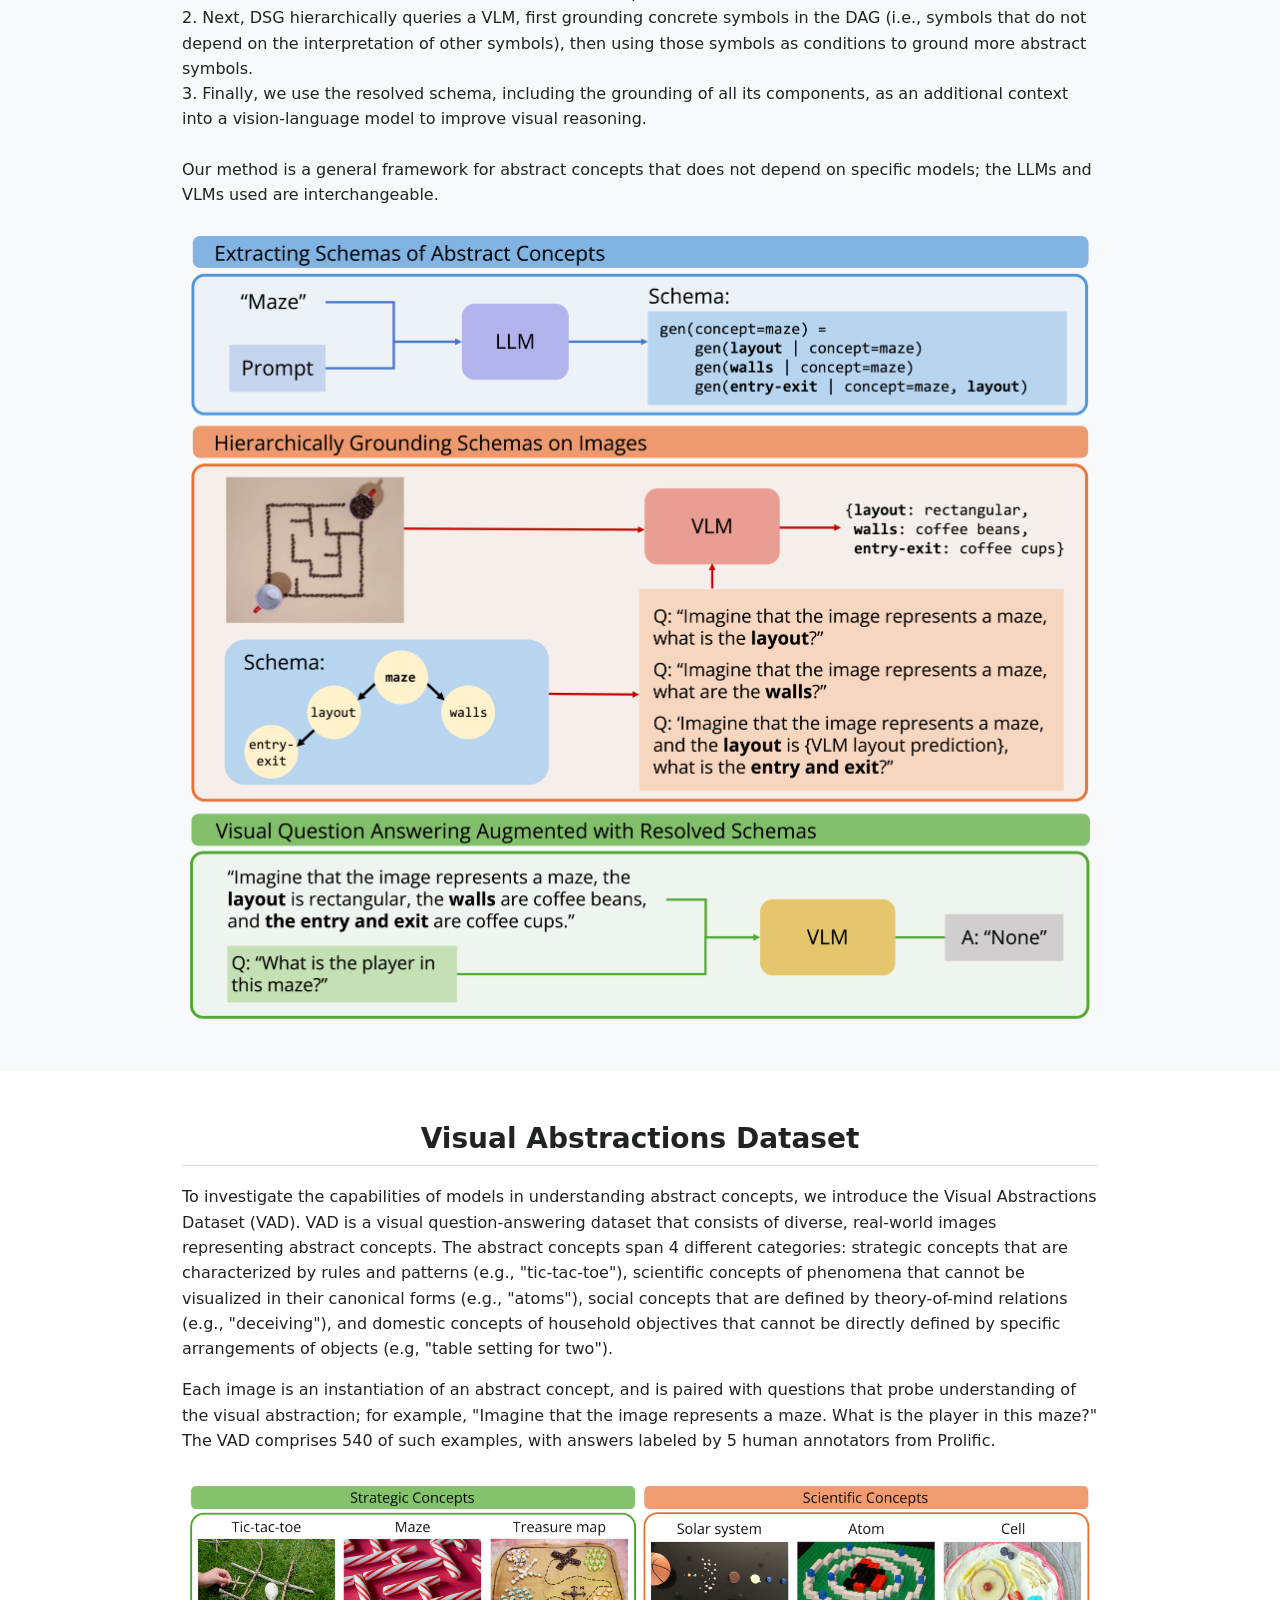
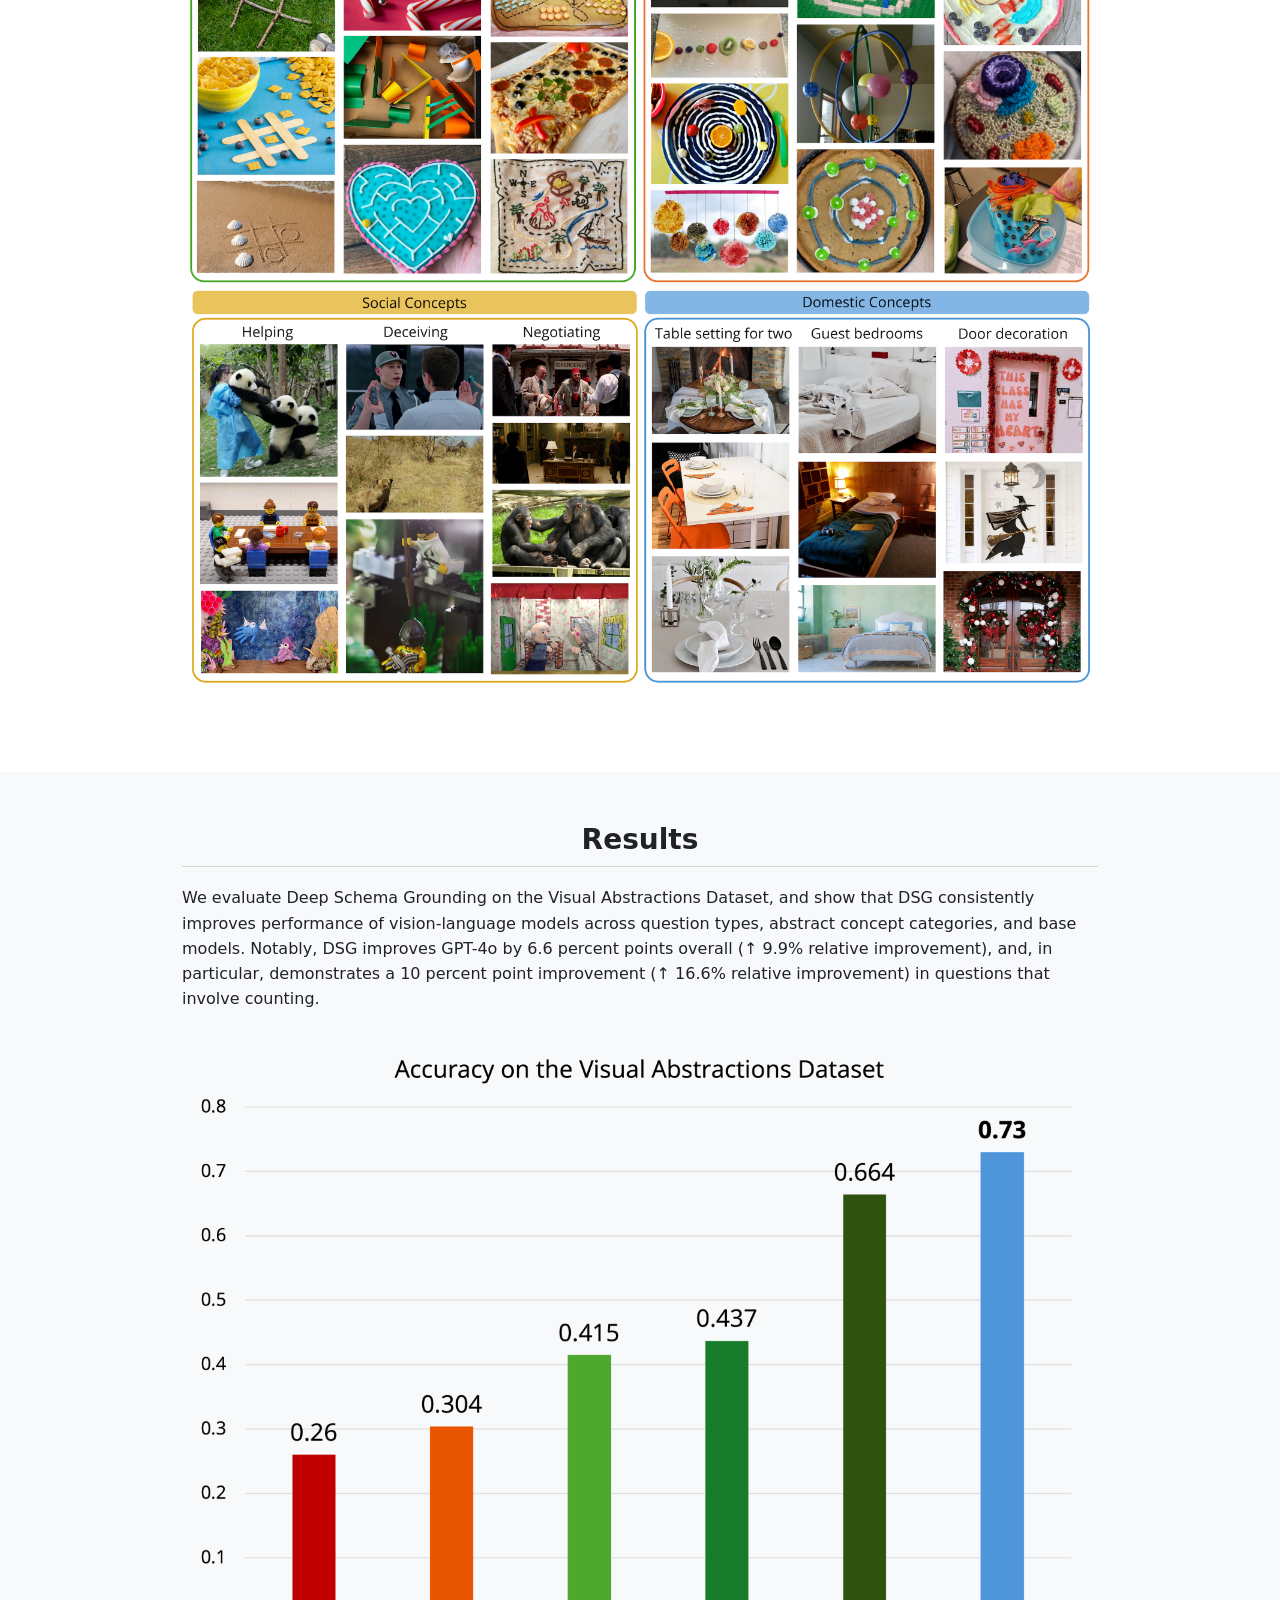
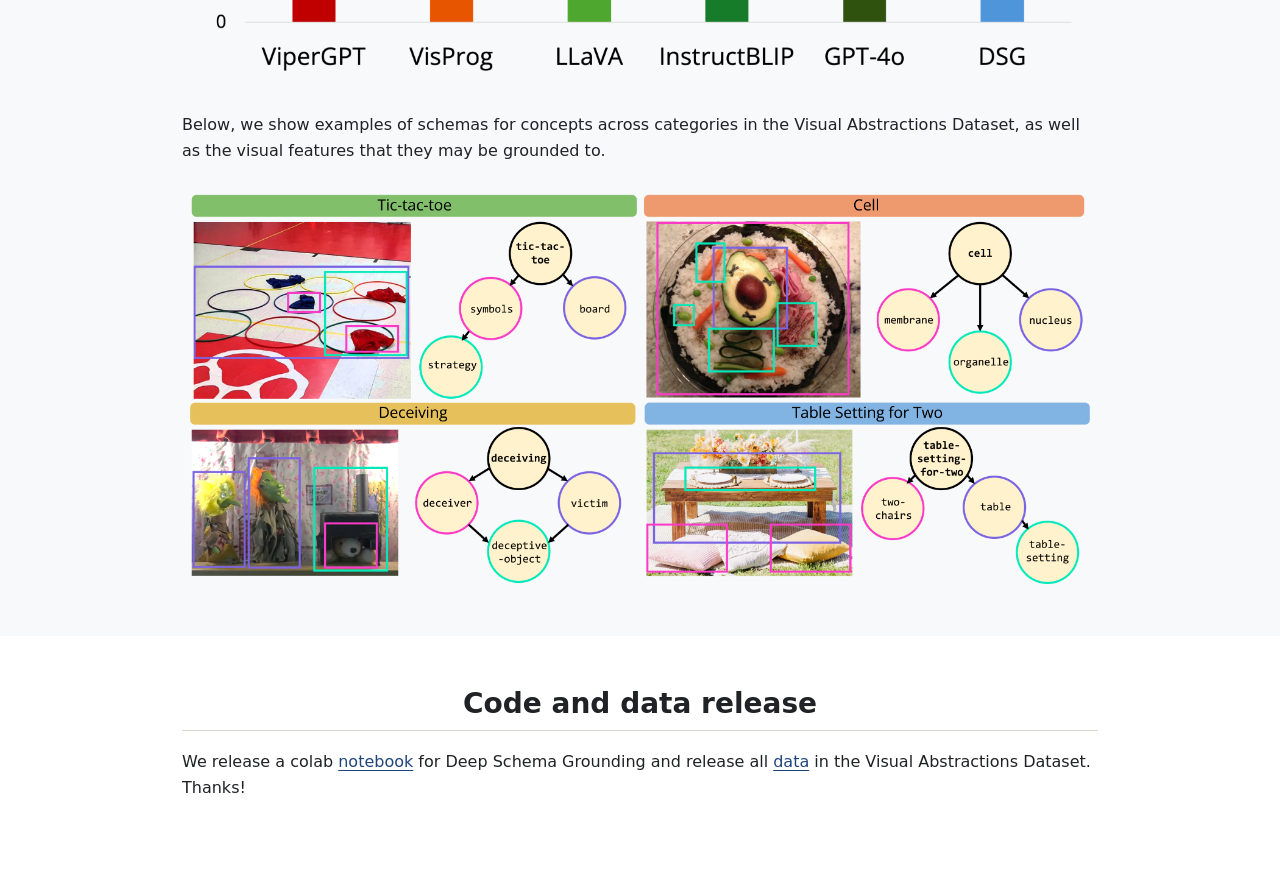
<file: projects/2025_maze.html>
<!doctype html>
<html lang="en">
  <head>
    <meta charset="utf-8" />
    <meta name="viewport" content="width=device-width, initial-scale=1" />
    <title>What Makes a Maze Look Like a Maze?</title>
    <meta name="description" content="What Makes a Maze Look Like a Maze? Deep Schema Grounding for visual abstractions." />
    <!-- Google tag (gtag.js) -->
    <script async src="https://www.googletagmanager.com/gtag/js?id=G-S81GR118Z1"></script>
    <script>
      window.dataLayer = window.dataLayer || [];
      function gtag(){dataLayer.push(arguments);}
      gtag('js', new Date());
      gtag('config', 'G-S81GR118Z1');
    </script>
    <link rel="stylesheet" href="../styles.css" />
    <link rel="stylesheet" href="project.css" />
  </head>
  <body>
    <main class="project-main">
      <section class="section project-hero">
        <h1>What Makes a Maze Look Like a Maze?</h1>
        <p class="project-venue">ICLR 2025</p>
        <p class="project-authors">
          <a href="https://joycjhsu.github.io/" target="_blank" rel="noopener noreferrer">Joy Hsu</a>,
          <a href="https://jiayuanm.com/" target="_blank" rel="noopener noreferrer">Jiayuan Mao</a>,
          <a href="https://cocosci.mit.edu/josh" target="_blank" rel="noopener noreferrer">Joshua B. Tenenbaum</a>,
          <a href="https://cocolab.stanford.edu/ndg" target="_blank" rel="noopener noreferrer">Noah D. Goodman</a>, and
          <a href="https://jiajunwu.com/" target="_blank" rel="noopener noreferrer">Jiajun Wu</a>
        </p>
        <div class="project-links" aria-label="Project resources">
          <a href="https://arxiv.org/abs/2409.08202" target="_blank" rel="noopener noreferrer">arXiv</a>
          <a href="https://downloads.cs.stanford.edu/viscam/VisualAbstractionsDataset/VAD.zip" target="_blank" rel="noopener noreferrer">dataset</a>
        </div>
      </section>

      <div class="project-lead-band">
        <video class="project-media project-lead-media" autoplay loop muted playsinline preload="metadata">
          <source src="../assets/img/2025_maze/teaser_vid.mp4" type="video/mp4" />
        </video>
      </div>

      <section class="section project-section" aria-labelledby="abstract-heading">
        <div class="project-copy">
          <h2 id="abstract-heading">Abstract</h2>
          <p>A unique aspect of human visual understanding is the ability to flexibly interpret abstract concepts: acquiring lifted rules explaining what they symbolize, grounding them across familiar and unfamiliar contexts, and making predictions or reasoning about them. While off-the-shelf vision-language models excel at making literal interpretations of images (e.g., recognizing object categories such as tree branches), they still struggle to make sense of such visual abstractions (e.g., how an arrangement of tree branches may form the walls of a maze). To address this challenge, we introduce Deep Schema Grounding (DSG), a framework that leverages explicit structured representations of visual abstractions for grounding and reasoning. At the core of DSG are <em>schemas</em>—dependency graph descriptions of abstract concepts that decompose them into more primitive-level symbols. DSG uses large language models to extract schemas, then hierarchically grounds concrete to abstract components of the schema onto images with vision-language models. The grounded schema is used to augment visual abstraction understanding. We systematically evaluate DSG and different methods in reasoning on our new Visual Abstractions Dataset, which consists of diverse, real-world images of abstract concepts and corresponding question-answer pairs labeled by humans. We show that DSG significantly improves the abstract visual reasoning performance of vision-language models, and is a step toward human-aligned understanding of visual abstractions.</p>
        </div>
      </section>

      <section class="section project-section project-section--paper" aria-labelledby="concepts-heading">
        <div class="project-copy">
          <h2 id="concepts-heading">Abstract concepts</h2>
          <p>Humans possess the remarkable ability to flexibly acquire and apply abstract concepts when interpreting the concrete world around us. Consider the concept "maze": our mental model can interpret mazes constructed with conventional materials (e.g., drawn lines) or unconventional ones (e.g., icing), and reason about mazes across a wide range of configurations and environments (e.g., in a cardboard box or on a knitted square). Our goal is to build systems that can make such flexible and broad generalizations as humans do. This necessitates a reconsideration of a fundamental question: <em>what makes a maze look like a maze?</em> A maze is not defined by concrete visual features such as the specific material of walls or particular perpendicular intersections, but by lifted rules over symbols—a plausible model for a maze includes its layout, the walls, and the designated entry and exit.</p>
          <p>Current VLMs often struggle to reason about visual abstractions at a human level, frequently defaulting to literal interpretations of images, such as a collection of object categories. Here, we propose Deep Schema Grounding (DSG), a framework for models to interpret visual abstractions. At the core of DSG are <em>schemas</em>—a dependency graph description of abstract concepts. Schemas characterize common patterns that humans use to interpret the visual world, generalize efficiently from limited data, and reason across multiple levels of abstraction for flexible adaptation. A schema for "helping" allows us to understand relations between characters in a finger puppet scene, while a schema for "tic-tac-toe" allows us to play the game even when the grid is composed of hula hoops instead of drawn lines. A schema for "maze" makes a maze look like a maze.</p>
        </div>
        <figure class="project-figure">
          <img class="project-media" src="../assets/img/2025_maze/abstract_concepts.png" alt="Examples of abstract concepts grounded in diverse visual forms" loading="lazy" />
        </figure>
      </section>

      <section class="section project-section" aria-labelledby="dsg-heading">
        <div class="project-copy">
          <h2 id="dsg-heading">Deep Schema Grounding</h2>
          <p>Deep Schema Grounding (DSG) explicitly uses schemas generated by and grounded by large pretrained models to reason about visual abstractions. Concretely, we model schemas as programs encoding directed acyclic graphs (DAGs), which decompose an abstract concept into a set of more concrete visual concepts as subcomponents. The full framework is composed of three steps.<br /><br />
            1. First, we extract schema definitions of abstract concepts from a LLM.<br />
            2. Next, DSG hierarchically queries a VLM, first grounding concrete symbols in the DAG (i.e., symbols that do not depend on the interpretation of other symbols), then using those symbols as conditions to ground more abstract symbols.<br />
            3. Finally, we use the resolved schema, including the grounding of all its components, as an additional context into a vision-language model to improve visual reasoning.<br /><br />
            Our method is a general framework for abstract concepts that does not depend on specific models; the LLMs and VLMs used are interchangeable.</p>
        </div>
        <figure class="project-figure">
          <img class="project-media" src="../assets/img/2025_maze/dsg.png" alt="Deep Schema Grounding framework" loading="lazy" />
        </figure>
      </section>

      <section class="section project-section project-section--paper" aria-labelledby="dataset-heading">
        <div class="project-copy">
          <h2 id="dataset-heading">Visual Abstractions Dataset</h2>
          <p>To investigate the capabilities of models in understanding abstract concepts, we introduce the Visual Abstractions Dataset (VAD). VAD is a visual question-answering dataset that consists of diverse, real-world images representing abstract concepts. The abstract concepts span 4 different categories: strategic concepts that are characterized by rules and patterns (e.g., "tic-tac-toe"), scientific concepts of phenomena that cannot be visualized in their canonical forms (e.g., "atoms"), social concepts that are defined by theory-of-mind relations (e.g., "deceiving"), and domestic concepts of household objectives that cannot be directly defined by specific arrangements of objects (e.g, "table setting for two").</p>
          <p>Each image is an instantiation of an abstract concept, and is paired with questions that probe understanding of the visual abstraction; for example, "Imagine that the image represents a maze. What is the player in this maze?" The VAD comprises 540 of such examples, with answers labeled by 5 human annotators from Prolific.</p>
        </div>
        <figure class="project-figure">
          <img class="project-media" src="../assets/img/2025_maze/vad.png" alt="Examples from the Visual Abstractions Dataset" loading="lazy" />
        </figure>
      </section>

      <section class="section project-section" aria-labelledby="results-heading">
        <div class="project-copy">
          <h2 id="results-heading">Results</h2>
          <p>We evaluate Deep Schema Grounding on the Visual Abstractions Dataset, and show that DSG consistently improves performance of vision-language models across question types, abstract concept categories, and base models. Notably, DSG improves GPT-4o by 6.6 percent points overall (↑ 9.9% relative improvement), and, in particular, demonstrates a 10 percent point improvement (↑ 16.6% relative improvement) in questions that involve counting.</p>
        </div>
        <figure class="project-figure">
          <img class="project-media" src="../assets/img/2025_maze/results.png" alt="Deep Schema Grounding evaluation results" loading="lazy" />
        </figure>
        <div class="project-copy project-copy--after-media">
          <p>Below, we show examples of schemas for concepts across categories in the Visual Abstractions Dataset, as well as the visual features that they may be grounded to.</p>
        </div>
        <figure class="project-figure">
          <img class="project-media" src="../assets/img/2025_maze/examples.png" alt="Example schemas and their grounded visual features" loading="lazy" />
        </figure>
      </section>

      <section class="section project-section project-section--paper" aria-labelledby="release-heading">
        <div class="project-copy">
          <h2 id="release-heading">Code and data release</h2>
          <p>We release a colab <a href="https://colab.research.google.com/drive/1SH2dbzK1-4uXZDbq2rwDNlExOhTELrSe?usp=sharing" target="_blank" rel="noopener noreferrer">notebook</a> for Deep Schema Grounding and release all <a href="https://downloads.cs.stanford.edu/viscam/VisualAbstractionsDataset/VAD.zip" target="_blank" rel="noopener noreferrer">data</a> in the Visual Abstractions Dataset. Thanks!</p>
        </div>
      </section>
    </main>
  </body>
</html>
</file>
<file: styles.css>
:root {
  color-scheme: light;
  --bg: #f6f7f4;
  --paper: #ffffff;
  --ink: #202225;
  --muted: #676b64;
  --line: #d7dad3;
  --accent: #1f467c;
  --accent-soft: #e4ebf5;
  --sage: #4f746a;
  --gold: #b5874a;
  --blue: #4a78b5;
  --shadow: 0 18px 45px rgba(31, 39, 42, 0.08);
}

* {
  box-sizing: border-box;
}

html {
  scroll-behavior: smooth;
}

body {
  margin: 0;
  background: var(--bg);
  color: var(--ink);
  font-family: ui-sans-serif, system-ui, -apple-system, BlinkMacSystemFont, "Segoe UI", sans-serif;
  font-size: 16px;
  line-height: 1.58;
}

a {
  color: var(--accent);
  text-decoration-thickness: 1px;
  text-underline-offset: 0.18em;
}

a:hover {
  color: #173660;
}

.site-header {
  background: var(--blue);
  border-bottom: 1px solid rgba(32, 34, 37, 0.14);
  min-height: 54px;
  position: sticky;
  top: 0;
  z-index: 10;
  backdrop-filter: blur(12px);
}

.header-inner {
  align-items: center;
  display: flex;
  gap: 24px;
  justify-content: space-between;
  margin: 0 auto;
  max-width: 980px;
  min-height: 54px;
  padding: 0 32px;
}

.wordmark {
  color: #ffffff;
  font-family: inherit;
  font-size: 16px;
  font-weight: 700;
  letter-spacing: 0;
  text-decoration: none;
  text-transform: uppercase;
}

.nav {
  display: flex;
  gap: 22px;
  font-family: inherit;
  font-size: 16px;
}

.nav a {
  color: rgba(255, 255, 255, 0.84);
  text-decoration: none;
}

.nav a:hover {
  color: #ffffff;
}

.section {
  margin: 0 auto;
  max-width: 980px;
  padding: 56px 32px;
}

.home-grid {
  align-items: start;
  display: grid;
  gap: 42px;
  grid-template-columns: 230px minmax(0, 1fr);
  padding-top: 72px;
}

.portrait {
  aspect-ratio: 1 / 1;
  border: 1px solid rgba(58, 75, 78, 0.22);
  box-shadow: var(--shadow);
  display: block;
  height: auto;
  min-width: 0;
  object-fit: cover;
  object-position: center;
  width: 230px;
}

.eyebrow {
  color: var(--sage);
  font-family: inherit;
  font-size: 16px;
  font-weight: 700;
  margin: 0 0 8px;
  text-transform: uppercase;
}

h1,
h2,
h3 {
  line-height: 1.16;
}

h1 {
  font-size: clamp(26px, 3vw, 34px);
  font-weight: 400;
  margin: 0 0 18px;
}

h2 {
  border-bottom: 1px solid var(--line);
  font-size: 28px;
  font-weight: 400;
  margin: 0 0 18px;
  padding-bottom: 10px;
}

h3 {
  font-size: 16px;
  font-weight: 400;
  margin: 0 0 6px;
}

.pub-title {
  color: var(--accent);
}

.highlight {
  color: var(--gold);
  font-weight: 700;
}

p {
  margin: 0 0 16px;
}

.intro p {
  max-width: 720px;
}

.links {
  display: flex;
  flex-wrap: wrap;
  gap: 10px 16px;
  font-family: inherit;
  font-size: 16px;
  margin-top: 20px;
}

.links a {
  border-bottom: 1px solid rgba(31, 70, 124, 0.35);
  text-decoration: none;
}

.text-section {
  padding-bottom: 24px;
  padding-top: 24px;
}

.section-heading {
  align-items: end;
  border-bottom: 1px solid var(--line);
  display: flex;
  gap: 24px;
  justify-content: space-between;
  margin-bottom: 18px;
  padding-bottom: 10px;
}

.section-heading h2 {
  border: 0;
  margin: 0;
  padding: 0;
}

.section-heading p {
  color: var(--muted);
  font-family: inherit;
  font-size: 16px;
  margin: 0 0 3px;
  white-space: nowrap;
}

button {
  appearance: none;
  background: transparent;
  border: 0;
  color: var(--accent);
  cursor: pointer;
  font: inherit;
  padding: 0;
}

button:hover,
button.is-active {
  color: var(--ink);
}

button.is-active {
  font-weight: 700;
}

.topic-controls {
  display: none;
  flex-wrap: wrap;
  gap: 8px;
  margin: 18px 0 26px;
}

.topic-controls.is-visible {
  display: flex;
}

.topic {
  background: var(--paper);
  border: 1px solid var(--line);
  border-radius: 999px;
  color: var(--muted);
  font-family: inherit;
  font-size: 16px;
  line-height: 1;
  padding: 8px 12px;
}

.topic.is-active {
  background: var(--accent-soft);
  border-color: rgba(31, 70, 124, 0.28);
  color: var(--accent);
}

.pub-list {
  display: grid;
  gap: 12px;
}

.pub {
  align-items: center;
  background: var(--paper);
  border-bottom: 1px solid var(--line);
  box-shadow: 0 10px 28px rgba(31, 39, 42, 0.08);
  display: grid;
  gap: 18px;
  grid-template-columns: 115px minmax(0, 1fr);
  padding: 8px 18px;
}

.pub[hidden] {
  display: none;
}

.thumb {
  background: #ffffff;
  border: 0;
  box-shadow: none;
  overflow: hidden;
  position: relative;
  width: 115px;
}

.pub-image {
  background: #ffffff;
  display: block;
  height: auto;
  width: 115px;
}

.thumb::before,
.thumb::after {
  content: "";
  position: absolute;
}

.thumb-a {
  background: linear-gradient(135deg, #edf2ef, #7d9a88);
}

.thumb-a::before {
  background: rgba(31, 70, 124, 0.72);
  height: 44%;
  left: 20%;
  top: 30%;
  transform: rotate(-18deg);
  width: 56%;
}

.thumb-b {
  background: linear-gradient(135deg, #e9eef4, #4e6e8e);
}

.thumb-b::before {
  border: 14px solid rgba(255, 255, 255, 0.8);
  height: 54%;
  left: 22%;
  top: 22%;
  width: 54%;
}

.thumb-c {
  background: linear-gradient(135deg, #edf1e9, #a87525);
}

.thumb-c::before {
  background: rgba(34, 32, 28, 0.7);
  border-radius: 50%;
  height: 48%;
  left: 16%;
  top: 24%;
  width: 32%;
}

.thumb-c::after {
  background: rgba(255, 255, 255, 0.75);
  height: 16%;
  right: 17%;
  top: 43%;
  width: 36%;
}

.thumb-d {
  background: linear-gradient(135deg, #d6dfda, #4f746a);
}

.thumb-d::before {
  background: rgba(255, 255, 255, 0.76);
  height: 58%;
  left: 38%;
  top: 20%;
  transform: skewX(-12deg);
  width: 22%;
}

.thumb-e {
  background: linear-gradient(135deg, #ecefeb, #1f467c);
}

.thumb-e::before {
  border-bottom: 42px solid rgba(255, 255, 255, 0.8);
  border-left: 28px solid transparent;
  border-right: 28px solid transparent;
  left: 30%;
  top: 24%;
}

.thumb-f {
  background: linear-gradient(135deg, #edf1e9, #4e6e8e);
}

.thumb-f::before {
  background:
    radial-gradient(circle, rgba(255, 255, 255, 0.85) 22%, transparent 24%) 0 0 / 28px 28px;
  height: 100%;
  inset: 0;
  width: 100%;
}

.pub-body {
  min-width: 0;
}

.pub .authors,
.pub .venue,
.pub .note {
  margin-bottom: 4px;
}

.authors,
.venue,
.note {
  color: var(--muted);
  font-family: inherit;
  font-size: 16px;
}

.authors {
  color: var(--ink);
}

.note {
  color: var(--gold);
  font-weight: 700;
}

.note-context {
  color: var(--muted);
  font-weight: 400;
}

.footer {
  color: var(--muted);
  font-family: inherit;
  font-size: 16px;
  margin: 10px auto 48px;
  max-width: 980px;
  padding: 0 32px;
}

@media (max-width: 760px) {
  body {
    font-size: 16px;
  }

  .header-inner {
    align-items: flex-start;
    flex-direction: column;
    gap: 8px;
    padding: 16px 22px;
  }

  .section {
    padding-left: 22px;
    padding-right: 22px;
  }

  .home-grid {
    grid-template-columns: 1fr;
    padding-top: 42px;
  }

  .portrait {
    max-width: 220px;
  }

  .section-heading {
    align-items: start;
    flex-direction: column;
    gap: 8px;
  }

  .section-heading p {
    white-space: normal;
  }

  .pub {
    grid-template-columns: 104px minmax(0, 1fr);
  }
}

@media (max-width: 520px) {
  .pub {
    grid-template-columns: 1fr;
  }

  .thumb {
    max-width: 220px;
  }
}
</file>
<file: projects/project.css>
.project-main {
  --project-light: #f8f9fa;
  background: var(--project-light);
  overflow: hidden;
}

.project-hero {
  padding-bottom: 36px;
  padding-top: 68px;
  text-align: center;
}

.project-hero h1 {
  font-size: clamp(26px, 3vw, 34px);
  font-weight: 700;
  margin: 0 auto 14px;
  max-width: 850px;
}

.project-venue {
  color: var(--gold);
  font-weight: 700;
  margin-bottom: 14px;
}

.project-authors {
  margin: 0 auto 18px;
  max-width: 780px;
}

.project-authors a {
  text-decoration: none;
}

.project-links {
  display: flex;
  flex-wrap: wrap;
  gap: 10px;
  justify-content: center;
}

.project-links a {
  background: var(--paper);
  border: 1.5px solid var(--line);
  border-radius: 999px;
  line-height: 1.3;
  padding: 3px 14px;
  text-decoration: none;
}

.project-media {
  display: block;
  height: auto;
  width: 100%;
}

.project-lead-band {
  background: var(--paper);
  padding: 40px 32px;
}

.project-lead-media {
  margin: 0 auto;
  max-width: 980px;
}

.project-lead-media--compact {
  max-width: 600px;
}

.project-section {
  padding-bottom: 52px;
  padding-top: 52px;
}

.project-section h2 {
  font-weight: 700;
  text-align: center;
}

.project-copy {
  color: var(--ink);
  font-family: inherit;
  font-size: 16px;
  line-height: 1.58;
  margin: 0 auto 28px;
  max-width: 916px;
}

.project-copy p:last-child {
  margin-bottom: 0;
}

.project-section--paper {
  background: var(--paper);
  max-width: none;
}

.project-section--paper > * {
  margin-left: auto;
  margin-right: auto;
  max-width: 916px;
}

.domain-grid {
  display: grid;
  gap: 18px;
  grid-template-columns: 1fr;
  margin: 30px auto 0;
  max-width: 760px;
}

.domain-card {
  background: var(--project-light);
  border: 1px solid var(--line);
  margin: 0;
  padding: 14px;
}

.domain-card figcaption {
  font-weight: 700;
  padding: 2px 2px 12px;
}

.project-figure {
  margin: 28px auto 0;
  max-width: 900px;
}

.project-figure--narrow {
  max-width: 560px;
}

.project-figure--results {
  max-width: 720px;
}

.project-copy--after-media {
  margin-top: 28px;
}

.component-list {
  margin: 18px 0 16px;
  padding-left: 24px;
}

.component-list li + li {
  margin-top: 10px;
}

@media (max-width: 760px) {
  .project-hero {
    padding-top: 44px;
  }

  .project-lead-band {
    padding: 22px;
  }
}
</file>
